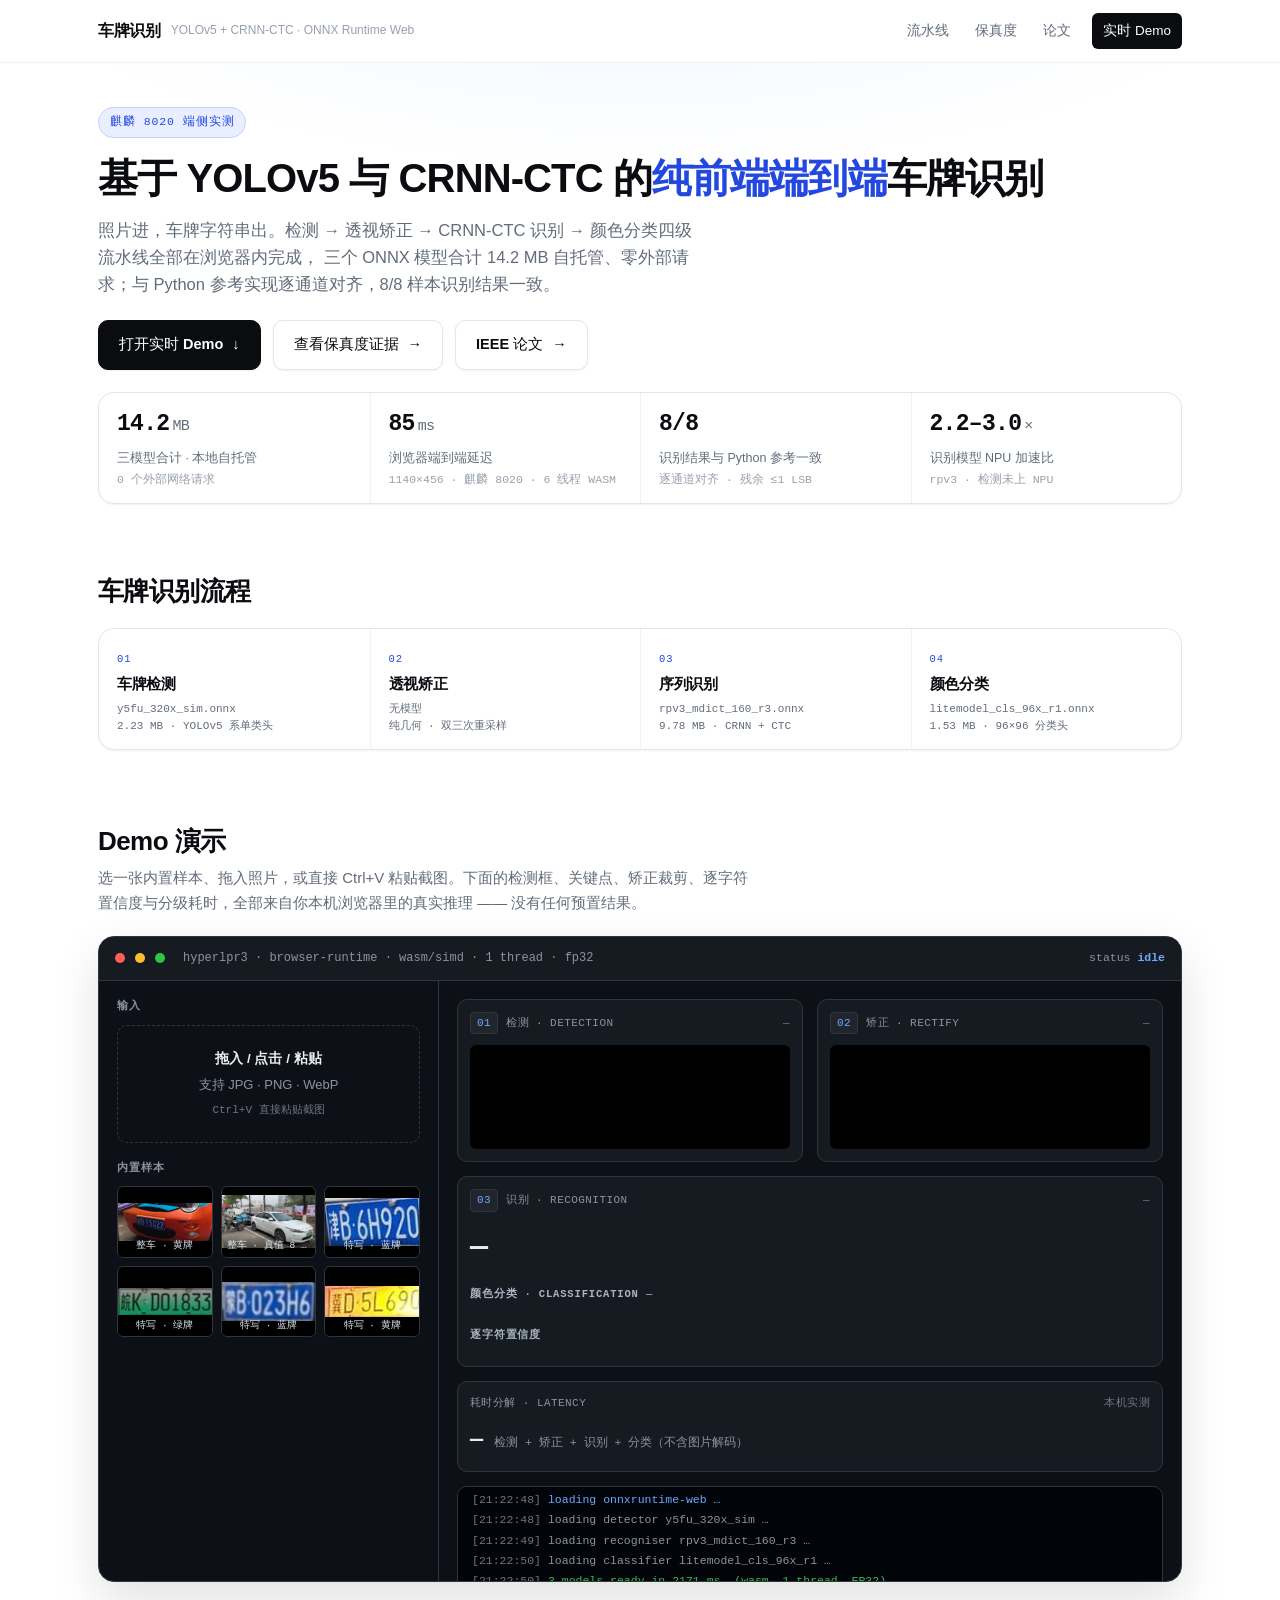
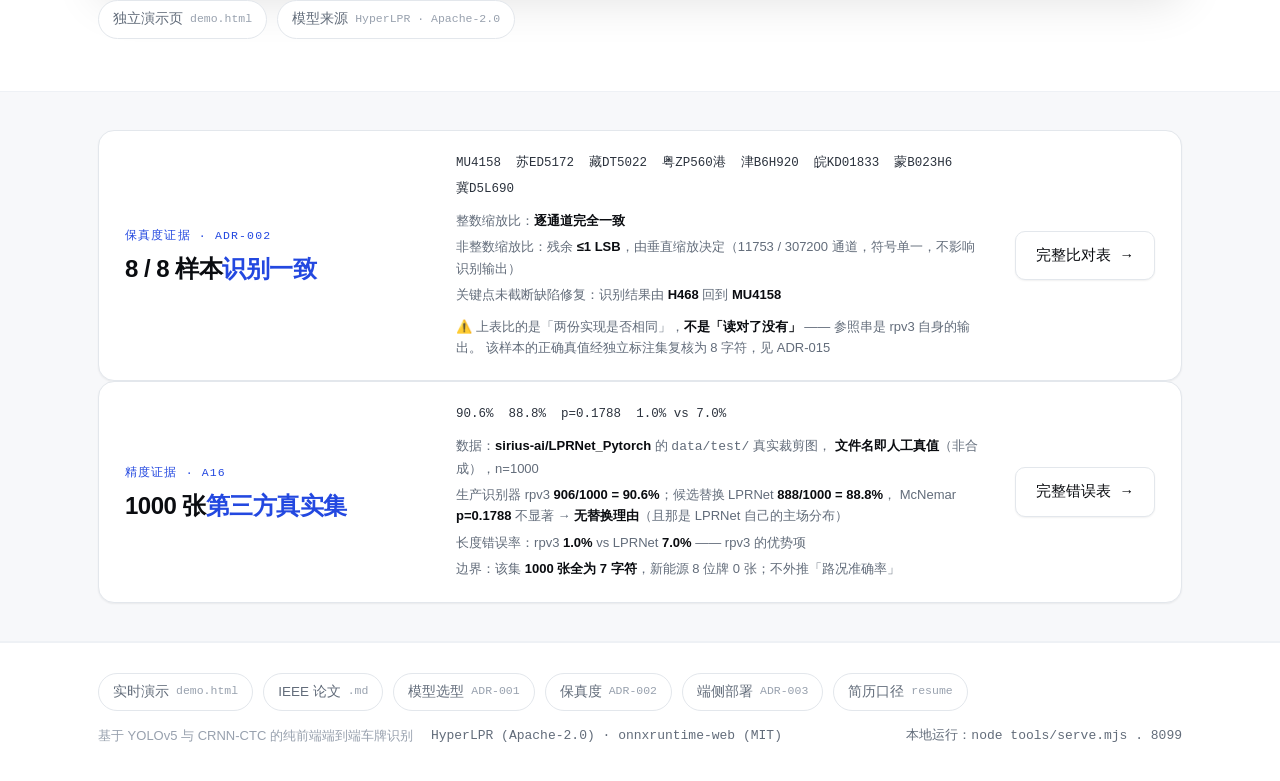
<file: index.html>
<!DOCTYPE html>
<html lang="zh-CN" data-page-node-id="sL2Fd61ussOTFHnySqnf9E" class="anim" data-dm-ref="1"><head data-page-node-id="YdYO7ClVqTlCex404VJgHO">
<meta charset="utf-8" data-page-node-id="oVPxS1r3CS0l49FNy7fWcY">
<meta name="viewport" content="width=device-width, initial-scale=1" data-page-node-id="J9YHLZuKTGK6nMAiqkUeY4">
<title>基于 YOLOv5 与 CRNN-CTC 的纯前端端到端车牌识别 · 检测 / 透视矫正 / 序列识别 / 颜色分类</title>
<meta name="description" content="基于 YOLOv5 与 CRNN-CTC 的纯前端端到端车牌识别。照片进，车牌字符串出；四级流水线全在浏览器内运行，三模型 14.2 MB 自托管零请求，与 Python 参考实现逐像素对齐。" data-page-node-id="KB2ciA80FGe30T3hl5APdC">
<link rel="icon" href="data:," data-page-node-id="0V2WhDOjJt7tgHEzHjZYbJ">
<link rel="stylesheet" href="assets/css/site.css" data-page-node-id="hpQgLYPmGjGYZd60Qcn1WZ">
<style id="__dm_no_drag_style__">* { -webkit-user-drag: none !important; }</style><style id="__dm_bindable_badge_style__">[data-sp-bindable="database"]{outline:1px dashed #0088ff;outline-offset:2px;border-radius:4px;}[data-sp-bindable="database"] *{pointer-events:none !important;transition:none !important;animation:none !important;}[data-sp-bindable="database"]{transition:none !important;animation:none !important;}</style></head>
<body data-page-node-id="wyODw7yfOZtXB5DRw5FPdh" style="">

<!-- ============================================================ nav -->
<header class="nav" data-page-node-id="ZZMlAkSAAD5JKy7mzo8qAb">
  <div class="wrap nav-in" data-page-node-id="Y7zCHn8Q0dN60C876ZDCZN">
    <div class="brand" data-page-node-id="0m9ke6H3a7xiyF66YKW6iH" style="">车牌识别
      <small data-page-node-id="oDL5lxjdFkDK083rWi6yCq">YOLOv5 + CRNN-CTC · ONNX Runtime Web</small>
    </div>
    <nav class="nav-links" data-page-node-id="BU9EjcAxGY7a173v9Rk8VK">
      <a href="#pipeline" data-page-node-id="VdrQ8ueZihGnj1nPfJ9zc9">流水线</a>
      <a href="#results" data-page-node-id="Lnn9WHUr9uzeDDIn2Cnrag">保真度</a>
      <a href="paper/ieee-lpr-paper.md" data-page-node-id="Lq51N7cFXpdNFJQF0CLB7Y">论文</a>
      <a class="cta" href="#demo" data-page-node-id="7cPqnyCQpyehjZAqcjLldU">实时 Demo</a>
    </nav>
  </div>
</header>

<!-- ============================================================ hero -->
<section class="hero compact" data-page-node-id="5lZI2KV8NzqSXZSk8VdcBE">
  <div class="wrap" data-page-node-id="EUZvuHvV2NKQG6UUNXqZ2o">
    <span class="eyebrow" data-page-node-id="yaz5pwPV73IUXDrxOeW2iy" style="">麒麟 8020 端侧实测</span>
    <h1 data-page-node-id="zzjOnLtaxRUCY8C4k1Eqtn" style="cursor: text;">基于 YOLOv5 与 CRNN-CTC 的<em data-page-node-id="FHKQ96tzFl0wTpgb4AYttV" style="">纯前端端到端​</em>车牌识别</h1>
    <p class="lede" data-page-node-id="IAO2LEnp2e4KrQJ0WCgQee" style="">
      照片进，车牌字符串出。检测 → 透视矫正 → CRNN-CTC 识别 → 颜色分类四级流水线全部在浏览器内完成，
      三个 ONNX 模型合计 14.2&nbsp;MB 自托管、零外部请求；与 Python 参考实现逐通道对齐，8/8 样本识别结果一致。
    </p>

    <div class="hero-actions" data-page-node-id="LhK4EREOdeQlD6yzS5w4Cu">
      <a class="btn primary" href="#demo" data-page-node-id="smPRsWh3c6EFSg8XpwRwfe">打开实时 Demo <span class="arrow" data-page-node-id="1vlNznaATPPJiQ85Nw1EOg">↓</span></a>
      <a class="btn" href="#results" data-page-node-id="vvdjBNelEKRsQsUGdFVTmx">查看保真度证据 <span class="arrow" data-page-node-id="U1tTp4mWMnTysqP5dUP3au">→</span></a>
      <a class="btn" href="paper/ieee-lpr-paper.md" data-page-node-id="pRaBOlmACX9mFNAdZjIYZF">IEEE 论文 <span class="arrow" data-page-node-id="oOn07xXAhcBHwbPfEWfdb3">→</span></a>
    </div>

    <div class="metrics" data-page-node-id="bdUBgP4rIlQHHAVBO2l9DH">
      <div class="metric" data-page-node-id="hjvAwLCW3kJVSYy26QeBEW">
        <div class="v" data-page-node-id="z1EKhv43OBkMXmYvTFWgAF">14.2<span data-page-node-id="GvMEgapyX3ZUiCCu2on4vm">MB</span></div>
        <div class="k" data-page-node-id="i3H8eDFdQnkTIfAiDmnY5m">三模型合计 · 本地自托管</div>
        <div class="s" data-page-node-id="XZKaLHYpASeRimkqYswZ4W">0 个外部网络请求</div>
      </div>
      <div class="metric" data-page-node-id="lrkXrvgTSY7HGVUFu8Srsx">
        <div class="v" data-page-node-id="KKffC9KP7ZlLlOCF3tyJtF">85<span data-page-node-id="pjTmXog27j82O1eRD9cTDw">ms</span></div>
        <div class="k" data-page-node-id="xqt3mF7FwZCBGwb2hPxpKj">浏览器端到端延迟</div>
        <div class="s" data-page-node-id="IaBwF8upsozmbItQKLzoCh">1140×456 · 麒麟 8020 · 6 线程 WASM</div>
      </div>
      <div class="metric" data-page-node-id="Ier1lY2trCOfTbk4H51EIt">
        <div class="v" data-page-node-id="QlPGoQ8QHYkKBpwjpoXCKp">8/8</div>
        <div class="k" data-page-node-id="oXFwfrF9VMjOPjZkMMLfyb">识别结果与 Python 参考一致</div>
        <div class="s" data-page-node-id="lRwGxy7rLLfdR38ROpcwAh">逐通道对齐 · 残余 ≤1 LSB</div>
      </div>
      <div class="metric" data-page-node-id="8AYB0loA8GbyFPBa76AGI6">
        <div class="v" data-page-node-id="M2e6A60gxewAmOKFNoSBIr">2.2–3.0<span data-page-node-id="k9fziGoiQ5u5Qfu5dQoWHq">×</span></div>
        <div class="k" data-page-node-id="Uw3Go5D8plma6XAIbBNahY">识别模型 NPU 加速比</div>
        <div class="s" data-page-node-id="7azQuhc3VCLPASBAad1pr7">rpv3 · 检测未上 NPU</div>
      </div>
    </div>
  </div>
</section>

<!-- ============================================================ 01 pipeline -->
<section id="pipeline" class="slim" data-page-node-id="lWPTjITuvX3847Y7FHh55S">
  <div class="wrap" data-page-node-id="XHHqpHeE14uLvbmUKQ1GUw">
    <div class="sec-head tight reveal in" data-page-node-id="tm9HX7pNgC2cNDmjG22XAd">
      
      <h2 data-page-node-id="B4P5ELdHzgNP3cxhKEGcdD" style="white-space: pre-wrap; cursor: text; text-decoration-line: none;">车牌识别流程</h2>
      
    </div>

    <div class="strip reveal in" data-page-node-id="5WD58u2XbxWHzFfvRiEzMK">
      <div class="st" data-page-node-id="mNPGsL1Gcy6nFjBzsZBhCW">
        <span class="n" data-page-node-id="5V1VQk1xgHV3cMW6CBxBXu">01</span>
        <h3 data-page-node-id="3VyIroqTgqQjegKTCviphx">车牌检测</h3>
        <div class="m" data-page-node-id="gOC1KZb6GJkrhvjKLM2nvT" style="">y5fu_320x_sim.onnx<br data-page-node-id="7j1lsiWklF6QSPW4w8ORKI">2.23 MB · YOLOv5 系单类头</div>
        
      </div>
      <div class="st" data-page-node-id="DK7AlcKnjBHZRz81BU6VyG">
        <span class="n" data-page-node-id="E1uC48sYINgxKrgLBPzgzu">02</span>
        <h3 data-page-node-id="Cmj3iPV57gGhjIFlza15CJ">透视矫正</h3>
        <div class="m" data-page-node-id="4Jx01fwnv9FzLGSig1BiqP">无模型<br data-page-node-id="YUGlRgbrWev9OTYL4ADqBB">纯几何 · 双三次重采样</div>
        
      </div>
      <div class="st" data-page-node-id="2Wdm8uszl7XHQQLKPIJPwn">
        <span class="n" data-page-node-id="kdPlUVpD6o6pw8NTh4THHt">03</span>
        <h3 data-page-node-id="mG4LuLZci7C3dqzHw8tjIl">序列识别</h3>
        <div class="m" data-page-node-id="b1Nfrzlg0gfITRs4kqcDVj">rpv3_mdict_160_r3.onnx<br data-page-node-id="MMZ4HYV9nVgykiwUOEPuPx">9.78 MB · CRNN + CTC</div>
        
      </div>
      <div class="st" data-page-node-id="luaSFcbCGk2itFq6gNKIuP">
        <span class="n" data-page-node-id="VHxn0jiQV5zGufCxrLGHWa">04</span>
        <h3 data-page-node-id="0waIKduBRsegBE4eWwoo7n">颜色分类</h3>
        <div class="m" data-page-node-id="yTKOyg7swOeibeY9XtKcTS">litemodel_cls_96x_r1.onnx<br data-page-node-id="QLCJ01nJZ0uEHfsouK1UVN">1.53 MB · 96×96 分类头</div>
        
      </div>
    </div>
  </div>
</section>

<!-- ============================================================ 02 demo -->
<section id="demo" class="slim" data-page-node-id="7piw9sd56QSBW8iqZJtCHF">
  <div class="wrap" data-page-node-id="a7ABEy16zMoi5RY9F0Uhm9">
    <div class="sec-head tight reveal in" data-page-node-id="DSf0OwswR5sAgmGOd3ZxYA">
      <h2 data-page-node-id="l26d76RE2ArTAjtWJVKGbK" style="">Demo 演示</h2>
      <p data-page-node-id="kKMRwAaIXyLsQjt5FiOac4">选一张内置样本、拖入照片，或直接 Ctrl+V 粘贴截图。下面的检测框、关键点、矫正裁剪、逐字符置信度与分级耗时，全部来自你本机浏览器里的真实推理 —— 没有任何预置结果。</p>
    </div>

    <div class="demo-shell demo-embed reveal in" data-page-node-id="WsMCvBGUa58mXAC0qybfVt">
      <div class="demo-bar" data-page-node-id="0IohvltBsmS1UmAnKX5Az1">
        <span class="lamp" data-page-node-id="QaTVXSdOHILWXGmUiokCZK"></span><span class="lamp" data-page-node-id="90owVX0mbDwV0vj90kTBNE"></span><span class="lamp" data-page-node-id="n8Edncd7LKJvt5H4MRBwlT"></span>
        <span class="title" id="rtTitle" data-page-node-id="LXkLCB9V0J2qflsg0aITEX">hyperlpr3 · browser-runtime · wasm/simd · fp32</span>
        <span class="rt" data-page-node-id="bzIuCmgKJYRdIiND2KTFLC">status <b id="rtState" data-page-node-id="NQkk115ngoRuWUxnz14Kcw">idle</b></span>
      </div>

      <div class="demo-grid" data-page-node-id="7R8k6mKCKwNn8cJAQ0cnGD">
        <aside class="demo-side" data-page-node-id="riPQZwPIbXFWrS3aZKG3Xt">
          <h4 data-page-node-id="UgDeVcuJ871ChuYuuI3jcw">输入</h4>
          <div class="drop" id="drop" data-page-node-id="rbxEF43Ae8NYe7EuYdPsN9">
            <strong data-page-node-id="OSMABcdqMpRIIff1QIr29q">拖入 / 点击 / 粘贴</strong>
            支持 JPG · PNG · WebP
            <div class="hint" data-page-node-id="eoyEb581Fgj2xfBVQsIFud">Ctrl+V 直接粘贴截图</div>
          </div>
          <input type="file" id="file" accept="image/*" hidden="" data-page-node-id="muXEDnWw72CTAoNBhsv9oW">
          <h4 data-page-node-id="iePoXjvfri7DqTBKZpCwnu">内置样本</h4>
          <div class="samples" id="samples" data-page-node-id="uCSUmv7PEq9CrFxqlEbzLO">
    <div class="sample" data-i="0" title="整车 · 黄牌 · 1140×456">
      <img src="assets/samples/scene-2.jpg" alt="整车 · 黄牌" loading="lazy">
      <span>整车 · 黄牌</span>
    </div>
    <div class="sample" data-i="1" title="黄金样本 · 真值 苏ED51712（8 位）。牌色两口径未裁决：cls 模型判蓝牌，牌面像素量法判真绿牌（ADR-015）· 1920×1080">
      <img src="assets/samples/hlpr-test.jpg" alt="黄金样本 · 真值 苏ED51712" loading="lazy">
      <span>整车 · 8 位 · 牌色两口径</span>
    </div>
    <div class="sample" data-i="2" title="特写 · 蓝牌 · 7 位">
      <img src="assets/samples/crop-0-%E6%B4%A5B6H920.jpg" alt="特写 · 蓝牌" loading="lazy">
      <span>特写 · 蓝牌</span>
    </div>
    <div class="sample" data-i="3" title="特写 · 绿牌 · 8 位新能源">
      <img src="assets/samples/crop-1-%E7%9A%96KD01833.jpg" alt="特写 · 绿牌" loading="lazy">
      <span>特写 · 绿牌</span>
    </div>
    <div class="sample" data-i="4" title="特写 · 蓝牌 · 7 位">
      <img src="assets/samples/crop-6-%E8%92%99B023H6.jpg" alt="特写 · 蓝牌" loading="lazy">
      <span>特写 · 蓝牌</span>
    </div>
    <div class="sample" data-i="5" title="特写 · 黄牌 · 7 位">
      <img src="assets/samples/crop-8-%E5%86%80D5L690.jpg" alt="特写 · 黄牌" loading="lazy">
      <span>特写 · 黄牌</span>
    </div></div>
        </aside>

        <div class="demo-main" data-page-node-id="BnBGru3qC3FHky2Zs7T1NJ">
          <div class="dm-row" data-page-node-id="35XE3l2OB4B4wwiQeTSUt3">
            <div class="pane" data-page-node-id="GJUi8au5JLhAdQ18R4QXh2">
              <div class="ph" data-page-node-id="Ax0yyo62VPWOhouCeidUco"><span class="step" data-page-node-id="yhaPhqVxTMQgA9tDG79MVp">01</span> 检测 · DETECTION
                <span class="ms" id="msDet" data-page-node-id="3DNMdsM1qtfuwEESEfBGOw">—</span>
              </div>
              <div class="cv-holder" data-page-node-id="FiYXQJvheozFm8BJ2t2IHR"><canvas id="cvSrc" width="1" height="1" data-page-node-id="ytq8AIrQ14tEFzEIdOl0Xf"></canvas></div>
            </div>
            <div class="pane" data-page-node-id="Pi51SHCf14GIi6bv80ID2r">
              <div class="ph" data-page-node-id="OD6NrcS8TvRhYsNawdc87s"><span class="step" data-page-node-id="R6ExJpsl85oq8yK9OpxFLn">02</span> 矫正 · RECTIFY
                <span class="ms" id="msRect" data-page-node-id="z2yBfSEx7nc3sBvIQuO3Ua">—</span>
              </div>
              <div class="cv-holder" data-page-node-id="1GTX8o9GTOG8BuBkF023hL"><canvas id="cvCrop" width="1" height="1" data-page-node-id="z0sVR6Wqp69xPpydqMSN9D"></canvas></div>
            </div>
          </div>

          <div class="pane" data-page-node-id="Cs6l4sF63EVv0JJuM4Bqfh">
            <div class="ph" data-page-node-id="TIJPDfADVmR5qhCfqDHYBW"><span class="step" data-page-node-id="bWpUW81T750A4f4SrcaLpi">03</span> 识别 · RECOGNITION
              <span class="ms" id="msRec" data-page-node-id="AthCx1P0E3Z2CS6sOoMlZc">—</span>
            </div>
            <div class="plate-out" data-page-node-id="U9x2tgOwxIvcnmFPeN00tH">
              <div class="plate-text" id="plateText" data-page-node-id="wbqjKqCNBbNKgTIUIdCOv5">—</div>
              <div class="plate-meta" id="plateMeta" data-page-node-id="eqtHl0kzMEN0O5nhNQUUq8"></div>
            </div>
            <h4 style="margin-top:16px" data-page-node-id="zzYYln7P32yXBtYxHtI9wk">颜色分类 · CLASSIFICATION <span id="msCls" style="font-weight:400" data-page-node-id="yf8zHet1KqW2mHAErb8T8d">—</span></h4>
            <div class="bars" id="clsBars" data-page-node-id="Rt1kfdPguYODkgByZqP9t3"></div>
            <h4 style="margin-top:16px" data-page-node-id="r8nOv3pZSDnXwTFW9bJ8zE">逐字符置信度</h4>
            <div class="bars" id="charBars" data-page-node-id="Zam8pWn6ipsPN6JN5r4Fd4"></div>
          </div>

          <div class="pane" data-page-node-id="Vh4mfCsnetVE7LVhyvkXbD">
            <div class="ph" data-page-node-id="RAOVXwIRLEnaNv7ZnmoOaD">耗时分解 · LATENCY <span class="ms" data-page-node-id="MSJnNDeJFx32mSqPC1aXBz">本机实测</span></div>
            <div class="plate-out" data-page-node-id="qGgHr2NoOj15QiHF84Rq6u">
              <div class="plate-text" id="msTotal" style="font-size:22px" data-page-node-id="xeGNQeCrFTuqqp82lvfYdW">—</div>
              <div class="plate-meta" data-page-node-id="1XRoe98AkvZZ5u1GWKIczB">检测 + 矫正 + 识别 + 分类（不含图片解码）</div>
            </div>
          </div>

          <div class="console-log" id="log" data-page-node-id="tZDBrdBfmroUC3iDENo6X3"><span class="dim" data-page-node-id="kCuNCl78TgdpsucDZpfIXT">[11:46:08]</span> <span class="hl" data-page-node-id="LuMLWWnBgfHhrciz0XAFCd">端到端车牌识别 · 浏览器实时推理控制台</span>
<span class="dim" data-page-node-id="N5BCNvuxSoiFh9k1FQGROy">[11:46:08]</span> <span class="dim" data-page-node-id="rXD42FhFXvC9rIAQVK6EEL">模型：HyperLPR3 ONNX 三件套（检测 / 识别 / 颜色分类）</span>
<span class="dim" data-page-node-id="iA1A6wJ7LLRlG6dIuPr3gM">[11:46:08]</span> <span class="dim" data-page-node-id="lslutqvTb9QyrfpYoeAJVd">选一张样本或拖入自己的照片即可开始 —— 全部推理在本机浏览器完成，无网络请求。</span>
<span class="dim">[12:27:51]</span> <span class="hl">端到端车牌识别 · 浏览器实时推理控制台</span>
<span class="dim">[12:27:51]</span> <span class="dim">模型：HyperLPR3 ONNX 三件套（检测 / 识别 / 颜色分类）</span>
<span class="dim">[12:27:51]</span> <span class="dim">选一张样本或拖入自己的照片即可开始 —— 全部推理在本机浏览器完成，无网络请求。</span>
</div>
          <div id="demoEmpty" hidden="" data-page-node-id="d2Pm4iSxfWgdE1oWtA5XUV"></div>
        </div>
      </div>
    </div>

    <div class="links-row" style="margin-top:18px" data-page-node-id="KzaVVEumryGlEPqKMp8uqI">
      <a href="demo.html" data-page-node-id="JTqI9BoL3A1cB6EFdfiLBD">独立演示页 <span class="mono" data-page-node-id="hIIAlfeyErK1doMv7BZsgm">demo.html</span></a>
      <a href="https://github.com/szad670401/HyperLPR" target="_blank" rel="noreferrer" data-page-node-id="NeJGKsZYmGLlmzNPZ4NaNG">模型来源 <span class="mono" data-page-node-id="v0PCCn7zy5cengpkyMsvJr">HyperLPR · Apache-2.0</span></a>
    </div>
  </div>
</section>

<!-- ============================================================ 03 results -->
<section id="results" class="alt slim" data-page-node-id="rRkdigiZp03ZzAdXl4EoVs">
  <div class="wrap" data-page-node-id="GqTRdiCmsAhHxDoH7PrcUE">
    <div class="ev-band reveal in" data-page-node-id="oO3WLHoIVjlqkKUfQlRlPF">
      <div data-page-node-id="RFcucAIRBZDenHeU9nbHaS">
        <div class="idx" data-page-node-id="56FJKgTf4KYAPi0tAE2GHT">保真度证据 · ADR-002</div>
        <h2 data-page-node-id="LDzEYql8X6ZBzMCpUSbHnq">8 / 8 样本<em data-page-node-id="ryJEzTqYzWGlG4LY0o4g3J">识别一致</em></h2>
      </div>
      <div data-page-node-id="mZryuFFbhsCkPreoBJjfmh">
        <div class="ev-codes" data-page-node-id="hmYhsm55vB23rdv3kc6GRp">
          <span data-page-node-id="58une12X9wSyxjw4t6X8Kp">MU4158</span><span data-page-node-id="SrKNJxe8RdcdvV7Z7dY7jt">苏ED5172</span><span data-page-node-id="buhs6gZ9vWn4USHs78Fjns">藏DT5022</span><span data-page-node-id="cMuBTSHNIEsjGiBqLctJZc">粤ZP560港</span>
          <span data-page-node-id="27SOiTA0jRhVIBxy9sJtwG">津B6H920</span><span data-page-node-id="BpOSkPN7tHvvJHJJdxsXnh">皖KD01833</span><span data-page-node-id="yFrIaDeyvIbKLZD4tHYQVD">蒙B023H6</span><span data-page-node-id="lzCQEaGu3Tnu55RYtWiAHS">冀D5L690</span>
        </div>
        <ul class="ev-list" data-page-node-id="aZ0DWjjqLWPVv7q75F5Dbv">
          <li data-page-node-id="vBe5yzZ2U1mFQbZgLsHcqE">整数缩放比：<b data-page-node-id="fbAqajTdHylB0ucfCGh5ZH">逐通道完全一致</b></li>
          <li data-page-node-id="1er2JL8ZZX0zKT8vmm4HRG">非整数缩放比：残余 <b data-page-node-id="0BezmaQG0Jk7JdxDclmDpg">≤1 LSB</b>，由垂直缩放决定（11753 / 307200 通道，符号单一，不影响识别输出）</li>
          <li data-page-node-id="3MJTZM45Ga0fOFpDSVF6mC">关键点未截断缺陷修复：识别结果由 <b data-page-node-id="5Zy3gIiTIwo82RPOGRzwCu">H468</b> 回到 <b data-page-node-id="0OpnwGZzVFYUtUkZ5n9sJQ">MU4158</b></li>
        </ul>
        <ul class="ev-list">
          <li>⚠️ 上表比的是「两份实现是否相同」，<b>不是「读对了没有」</b> —— 参照串是 rpv3 自身的输出。
              该样本的正确真值经独立标注集复核为 8 字符，见
              <a href="docs/adr/ADR-015-truth-string-retraction-and-landing-evidence.md">ADR-015</a></li>
        </ul>
      </div>
      <a class="btn" href="docs/adr/ADR-002-port-fidelity.md" data-page-node-id="xUaJQBgE3yVZswTFP6YKeu">完整比对表 <span class="arrow" data-page-node-id="4X4qKTMaYUHNGVaFwCoqed">→</span></a>
    </div>

    <div class="ev-band reveal in">
      <div>
        <div class="idx">精度证据 · A16</div>
        <h2>1000 张<em>第三方真实集</em></h2>
      </div>
      <div>
        <div class="ev-codes">
          <span>90.6%</span><span>88.8%</span><span>p=0.1788</span><span>1.0% vs 7.0%</span>
        </div>
        <ul class="ev-list">
          <li>数据：<b>sirius-ai/LPRNet_Pytorch</b> 的 <code>data/test/</code> 真实裁剪图，
              <b>文件名即人工真值</b>（非合成），n=1000</li>
          <li>生产识别器 rpv3 <b>906/1000 = 90.6%</b>；候选替换 LPRNet <b>888/1000 = 88.8%</b>，
              McNemar <b>p=0.1788</b> 不显著 → <b>无替换理由</b>（且那是 LPRNet 自己的主场分布）</li>
          <li>长度错误率：rpv3 <b>1.0%</b> vs LPRNet <b>7.0%</b> —— rpv3 的优势项</li>
          <li>边界：该集 <b>1000 张全为 7 字符</b>，新能源 8 位牌 0 张；不外推「路况准确率」</li>
        </ul>
      </div>
      <a class="btn" href="_evidence/A16-real-dataset-accuracy-20260918.md">完整错误表 <span class="arrow">→</span></a>
    </div>
  </div>
</section>

<!-- ============================================================ footer -->
<footer data-page-node-id="vHj5TpoWlWv62SFWbB7q7u">
  <div class="wrap" data-page-node-id="FJXyYT13ChbL4c58m0KQAH">
    <div class="links-row" data-page-node-id="smdD4W353V89fiVqSqYxhU">
      <a href="demo.html" data-page-node-id="8qnsexIp6vOu2Yi7CHkoY7">实时演示 <span class="mono" data-page-node-id="3AP2TJbBpO6R5KPqNjJF74">demo.html</span></a>
      <a href="paper/ieee-lpr-paper.md" data-page-node-id="USQHgeQRB7rizEwZxFggy8">IEEE 论文 <span class="mono" data-page-node-id="tsiyEC0H5ErfPDnP7Be3yo">.md</span></a>
      <a href="docs/adr/ADR-001-model-selection.md" data-page-node-id="hU9FrUGldtRrKGS6I1vvo2">模型选型 <span class="mono" data-page-node-id="MCr1ofZHGHpEYUJ0KdsDKd">ADR-001</span></a>
      <a href="docs/adr/ADR-002-port-fidelity.md" data-page-node-id="SgmVycEgyMsS3CjwA27ssd">保真度 <span class="mono" data-page-node-id="NP3z2PaM23KnZtIdxOC7cj">ADR-002</span></a>
      <a href="docs/adr/ADR-003-on-device-deployment.md" data-page-node-id="HOh5kriV24wycZzf6sYK4M">端侧部署 <span class="mono" data-page-node-id="1k5fYi7WA6PPjsGl5ZTLFK">ADR-003</span></a>
      <a href="resume/resume-bullets.md" data-page-node-id="FNxUZ5gaIePlnHtOvENBUz">简历口径 <span class="mono" data-page-node-id="z4nAMTffn7yeXshZUWZqmN">resume</span></a>
    </div>
    <div class="foot-in" data-page-node-id="CwWVcNCEN5sGtMc0lZNWAi">
      <span data-page-node-id="ynQNoAEazA8V1KVVnuAfTT">基于 YOLOv5 与 CRNN-CTC 的纯前端端到端车牌识别</span>
      <span class="mono" data-page-node-id="nEAgdFH4cPTpaF9AOFW9ue">HyperLPR (Apache-2.0) · onnxruntime-web (MIT)</span>
      <span class="mono" style="margin-left:auto" data-page-node-id="oJazWxbEXKRd92Mh6dHM3b">本地运行：node tools/serve.mjs . 8099</span>
    </div>
  </div>
</footer>

<script type="module">
  // Reveal animations are gated behind html.anim so a JS failure leaves the page
  // fully visible instead of blank.
  const targets = document.querySelectorAll('.reveal');
  if ('IntersectionObserver' in window && targets.length) {
    document.documentElement.classList.add('anim');
    const io = new IntersectionObserver((entries) => {
      for (const e of entries) {
        if (e.isIntersecting) { e.target.classList.add('in'); io.unobserve(e.target); }
      }
    }, { rootMargin: '-6% 0px -6% 0px' });
    targets.forEach((n) => io.observe(n));
    setTimeout(() => targets.forEach((n) => n.classList.add('in')), 3000);
  }
</script>

<script type="module" src="assets/js/demo.js"></script>
<script type="module">
  // Headless verification hook — mirrors demo.html so tools/web_check.mjs can
  // assert the embedded demo really ran (?auto=1).
  if (new URLSearchParams(location.search).has('auto')) {
    const t = setInterval(() => {
      const d = window.__DEMO;
      if (!d || !d.autoDone) return;
      clearInterval(t);
      const st = document.getElementById('rtState');
      window.__PAGE = {
        done: true,
        ready: d.ready,
        modelLoadMs: d.modelLoadMs,
        sampleCount: d.samples,
        results: d.results,
        errors: d.errors,
        demoState: st ? st.textContent : null,
        plate: (document.getElementById('plateText') || {}).textContent,
        total: (document.getElementById('msTotal') || {}).textContent,
        charBars: document.querySelectorAll('#charBars .bar').length,
        clsBars: document.querySelectorAll('#clsBars .bar').length,
      };
    }, 200);
  }
</script>




</body></html>
</file>
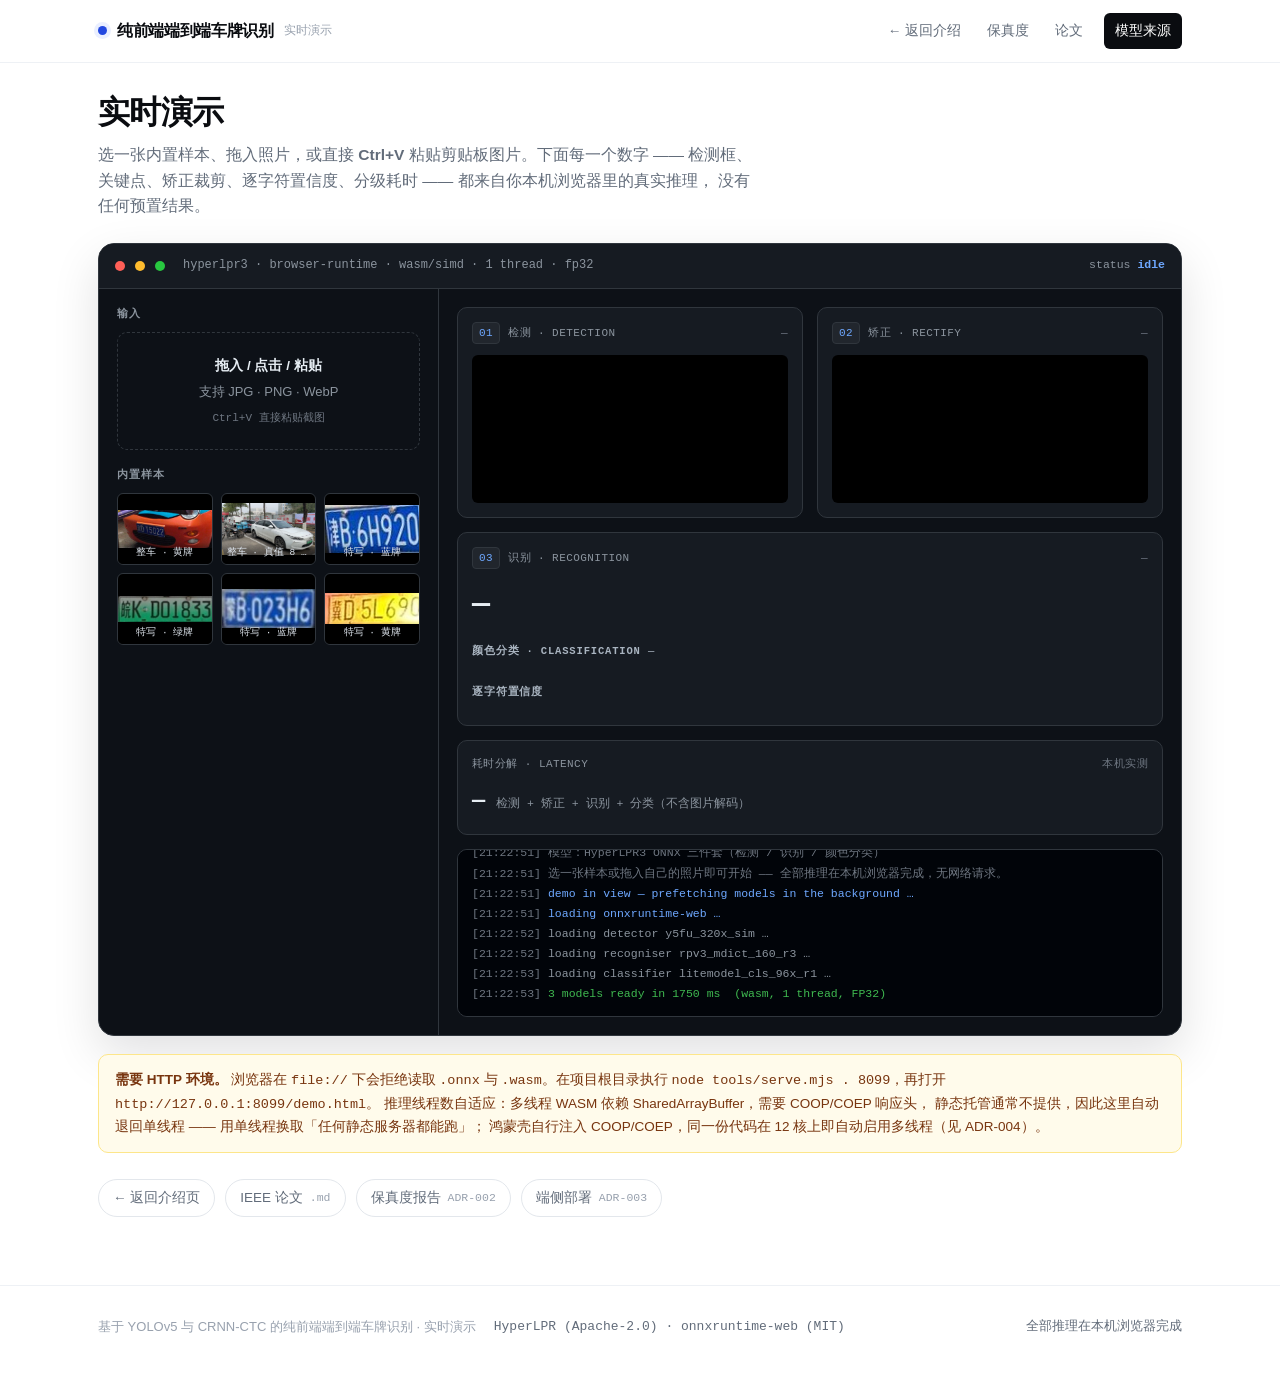
<file: demo.html>
<!DOCTYPE html>
<html lang="zh-CN" data-page-node-id="O0xTYgQ1z20KO3Y3Apm0NW">
<head data-page-node-id="QxyvzvCVkBF76jGi5n3Iuu">
<meta charset="utf-8" data-page-node-id="th3FFk5Cfr662Oree7Ey7W" />
<meta name="viewport" content="width=device-width, initial-scale=1" data-page-node-id="xbiisUbkKhVC0oK015hMFg" />
<title>实时演示 · 基于 YOLOv5 与 CRNN-CTC 的纯前端端到端车牌识别</title>
<meta name="description" content="在浏览器里实时运行车牌识别：检测、透视矫正、CRNN-CTC 识别、颜色分类。模型本地自托管，零网络请求。" data-page-node-id="ltFDZhE65QLxgC9rHnz7Uw" />
<link rel="icon" href="data:," data-page-node-id="Dyo4nyWnGPn0smlaEf6qUt" />
<link rel="stylesheet" href="assets/css/site.css" data-page-node-id="t9o90wA3InKuCxB6pwxY8r" />
</head>
<body data-page-node-id="rU98LU0LO4UGNA1fOAqBdm">

<header class="nav" data-page-node-id="x316h6OrDbihf4AjQRAFHY">
  <div class="wrap nav-in" data-page-node-id="6szijiofIrOYpJ7j1VTlI3">
    <div class="brand" data-page-node-id="RNgopjlbiEojS8ZHMCbx4U">
      <span class="dot" data-page-node-id="ZXAPx8wFZzXHMRZrFTAscZ"></span>
      纯前端端到端车牌识别
      <small data-page-node-id="nxiywXEX2PSiA1Q0oJYz8t">实时演示</small>
    </div>
    <nav class="nav-links" data-page-node-id="C6ed6AooZNbSc6YQwf7TA4">
      <a href="index.html" data-page-node-id="Bs2FAqBz5X0xKSw3URd4gk">← 返回介绍</a>
      <a href="index.html#results" data-page-node-id="ajGT5hlwFvzGwXopufxNyh">保真度</a>
      <a href="paper/ieee-lpr-paper.md" data-page-node-id="mp8VQnAUSGSBF8MBiF7S8m">论文</a>
      <a class="cta" href="https://github.com/szad670401/HyperLPR" target="_blank" rel="noreferrer" data-page-node-id="4yHED7ne3AdDVYcN567LqW">模型来源</a>
    </nav>
  </div>
</header>

<main class="demo-page" data-page-node-id="19zfjX7FASHLiuhfXOO3hA">
  <div class="wrap" data-page-node-id="QxDgRfzpzPUAaC3KeZUfnz">
    <div class="dp-head" data-page-node-id="iBdYeF8KGK4LLrPqPiZi1q">
      <h1 data-page-node-id="udm9zpcsinFPEyBo3dSAan">实时演示</h1>
      <p data-page-node-id="wM1EDh59IGNDFUEDyMEcwT">
        选一张内置样本、拖入照片，或直接 <b data-page-node-id="IFPFeFDF5KSyn10qD05jAw">Ctrl+V</b> 粘贴剪贴板图片。下面每一个数字 ——
        检测框、关键点、矫正裁剪、逐字符置信度、分级耗时 —— 都来自你本机浏览器里的真实推理，
        没有任何预置结果。
      </p>
    </div>

    <div class="demo-shell" data-page-node-id="eayEura6xqptBIN0bwdsjC">
      <div class="demo-bar" data-page-node-id="jlBVQVSffRcKxJ4pGCrUUb">
        <span class="lamp" data-page-node-id="8IqMTBhtjtrQjzJZBqF4cZ"></span><span class="lamp" data-page-node-id="EbzBDwKLoDfEtnMQmYUadV"></span><span class="lamp" data-page-node-id="PR0xrFYz133LZ5KWraOzCu"></span>
        <span class="title" id="rtTitle" data-page-node-id="cQEtM4m6JqRUZqEgqY6vlM">hyperlpr3 · browser-runtime · wasm/simd · fp32</span>
        <span class="rt" data-page-node-id="a70L8W7dIQRfCcExBhpAd5">status <b id="rtState" data-page-node-id="LkE70Sjcxrnyc14x05tEo7">idle</b></span>
      </div>

      <div class="demo-grid" data-page-node-id="FvxNYk37Kc2fruKZ4PThKB">
        <aside class="demo-side" data-page-node-id="jhXyEiGgPBSMsTtrEhBEzg">
          <h4 data-page-node-id="M2edIhK3xiqtvxlxNouUH9">输入</h4>
          <div class="drop" id="drop" data-page-node-id="PSQDyQDComCBFup7QuqHhT">
            <strong data-page-node-id="JWVok8zYZSdPGxs1xny1Vr">拖入 / 点击 / 粘贴</strong>
            支持 JPG · PNG · WebP
            <div class="hint" data-page-node-id="VI6utfTbs8Zz7OhYvRdAx1">Ctrl+V 直接粘贴截图</div>
          </div>
          <input type="file" id="file" accept="image/*" hidden data-page-node-id="iEmahU2nUUEHS4hd7Gt5rh" />
          <h4 data-page-node-id="jmORfgJ3xLaMGWocmwaxLA">内置样本</h4>
          <div class="samples" id="samples" data-page-node-id="TU0u8HccZEYqBkIdxdDTIR"></div>
        </aside>

        <div class="demo-main" data-page-node-id="fVJRHikLAigYGa5ppRWZjU">
          <div class="dm-row" data-page-node-id="ocAzgt4U2kQOXfRlVbbzlN">
            <div class="pane" data-page-node-id="YFquKXn8ALZduFsHlSzm9H">
              <div class="ph" data-page-node-id="SPCj8Iy5x9x8cATaKwzjcG"><span class="step" data-page-node-id="hJXImDe7ycc288WPJL3EN9">01</span> 检测 · DETECTION
                <span class="ms" id="msDet" data-page-node-id="NQrFH09bHKDvyNGwr3Yc4Y">—</span>
              </div>
              <div class="cv-holder" data-page-node-id="WovGgF38UEaMHITGclIEzT"><canvas id="cvSrc" width="1" height="1" data-page-node-id="0lEywBw9aaTrbsjJHAcizU"></canvas></div>
            </div>
            <div class="pane" data-page-node-id="4WGqGcjEXhKOSVk22Ma7AU">
              <div class="ph" data-page-node-id="jU9e85xsZo2LASczIVlPTc"><span class="step" data-page-node-id="vKr7zslU4oluY06bvZoDMB">02</span> 矫正 · RECTIFY
                <span class="ms" id="msRect" data-page-node-id="gb9FFQta5QKZp0pnV1hHZA">—</span>
              </div>
              <div class="cv-holder" data-page-node-id="AtJYsVTr7eMZFyDOYdGpv6"><canvas id="cvCrop" width="1" height="1" data-page-node-id="TVDYC9b47w2layB4LshTLp"></canvas></div>
            </div>
          </div>

          <div class="pane" data-page-node-id="6ClsgtySYnjw7PKfOabHSO">
            <div class="ph" data-page-node-id="yCLv2BBG46yHoMV518dr6t"><span class="step" data-page-node-id="5VORI6mazxAdhY7yTZK2qO">03</span> 识别 · RECOGNITION
              <span class="ms" id="msRec" data-page-node-id="atIhjNYAQNlAtZLZeoy2tE">—</span>
            </div>
            <div class="plate-out" data-page-node-id="NgCeejYcTIc8vuToM9P3g6">
              <div class="plate-text" id="plateText" data-page-node-id="KkHdM5Piy8XokuPp6msETk">—</div>
              <div class="plate-meta" id="plateMeta" data-page-node-id="7QOpZPSwymcirJ4VWmkJjC"></div>
            </div>
            <h4 style="margin-top:16px" data-page-node-id="Z8qsuEckXmvemnqGEDXAG3">颜色分类 · CLASSIFICATION <span id="msCls" style="font-weight:400" data-page-node-id="bLefiCb1uQiuFbTdlABreg">—</span></h4>
            <div class="bars" id="clsBars" data-page-node-id="lVGJaHYgagMVPxKqZS1yfV"></div>
            <h4 style="margin-top:16px" data-page-node-id="pSQeAAHoI4x1SBHKCAAmfG">逐字符置信度</h4>
            <div class="bars" id="charBars" data-page-node-id="jONv4h2NJoO3yl542QrLEb"></div>
          </div>

          <div class="pane" data-page-node-id="xImGskwXigAVFqzsyfgU7E">
            <div class="ph" data-page-node-id="vUADyZBc6P0UDSYFjvGoKv">耗时分解 · LATENCY <span class="ms" data-page-node-id="21T0P6C1H86UbaJ4Fm339P">本机实测</span></div>
            <div class="plate-out" data-page-node-id="c0HlRJBYxx4lwNEBeaAVo7">
              <div class="plate-text" id="msTotal" style="font-size:22px" data-page-node-id="qiVwxwdDWkQuKfaf4Z8LPY">—</div>
              <div class="plate-meta" data-page-node-id="YOYmu4J6kwIalyYlOPsNtf">检测 + 矫正 + 识别 + 分类（不含图片解码）</div>
            </div>
          </div>

          <div class="console-log" id="log" data-page-node-id="4QiojGrVQEDx1dqyygkXNE"></div>
          <div id="demoEmpty" hidden data-page-node-id="t4HwsY0pzEU0XMEoDeU1zV"></div>
        </div>
      </div>
    </div>

    <div class="demo-note" style="margin-top:18px" data-page-node-id="6vtPi6rYr0vI9Puk7tp4SG">
      <div data-page-node-id="HuEOr5oV4PA7XjFmipydi0">
        <b data-page-node-id="TTjnNAJ3FNiGfazpnXyBok">需要 HTTP 环境。</b>
        浏览器在 <code class="mono" data-page-node-id="5WFGhJigtD1qI3y26ClOkb">file://</code> 下会拒绝读取 <code class="mono" data-page-node-id="bi4sdZxCEPtd8iEX99UiVr">.onnx</code> 与
        <code class="mono" data-page-node-id="EhWDf1nHyHT9tTUVMtUfQT">.wasm</code>。在项目根目录执行
        <code class="mono" data-page-node-id="JIF1mryREtuMzrjfsZ9iy2">node tools/serve.mjs . 8099</code>，再打开
        <code class="mono" data-page-node-id="1Y1lhQ7C0KFV2pBrOWTax2">http://127.0.0.1:8099/demo.html</code>。
        推理线程数自适应：多线程 WASM 依赖 SharedArrayBuffer，需要 COOP/COEP 响应头，
        静态托管通常不提供，因此这里自动退回单线程 —— 用单线程换取「任何静态服务器都能跑」；
        鸿蒙壳自行注入 COOP/COEP，同一份代码在 12 核上即自动启用多线程（见 ADR-004）。
      </div>
    </div>

    <div class="links-row" style="margin-top:26px" data-page-node-id="HDDK2h7ECIkrtAcpiXZufk">
      <a href="index.html" data-page-node-id="ljAFBIH0mOuBpUcS4pGUXZ">← 返回介绍页</a>
      <a href="paper/ieee-lpr-paper.md" data-page-node-id="boBnKLHvxqkd5wzO6iG7gQ">IEEE 论文 <span class="mono" data-page-node-id="BrYwKosNzMg5XmrDlRHV8D">.md</span></a>
      <a href="docs/adr/ADR-002-port-fidelity.md" data-page-node-id="dhFDcYBsAQuC1MZXffCCvL">保真度报告 <span class="mono" data-page-node-id="uc4THWSydINRXLhGkYHjPh">ADR-002</span></a>
      <a href="docs/adr/ADR-003-on-device-deployment.md" data-page-node-id="5orY1pXUIdMmigPAZZNVGF">端侧部署 <span class="mono" data-page-node-id="IRnN3iN17h7Bb9TRDAomTc">ADR-003</span></a>
    </div>
  </div>
</main>

<footer data-page-node-id="uxQVLIHZ27CvxZ07R3A0G2">
  <div class="wrap foot-in" data-page-node-id="Aznrb3ouCY9br64LNSEBJL">
    <span data-page-node-id="mhdfmbzSzajLGYeH3oPwMA">基于 YOLOv5 与 CRNN-CTC 的纯前端端到端车牌识别 · 实时演示</span>
    <span class="mono" data-page-node-id="K8SiMiGz2jQ54buDwTPWZd">HyperLPR (Apache-2.0) · onnxruntime-web (MIT)</span>
    <span class="mono" style="margin-left:auto" data-page-node-id="dicWPNOjZMevFtrxigjnPV">全部推理在本机浏览器完成</span>
  </div>
</footer>

<script type="module" src="assets/js/demo.js"></script>
<script type="module">
  // Headless verification hook: web_check.mjs waits for window[key].done === true.
  // The demo publishes __DEMO.autoDone once ?auto=1 has finished, so mirror it.
  if (new URLSearchParams(location.search).has('auto')) {
    const t = setInterval(() => {
      const d = window.__DEMO;
      if (!d || !d.autoDone) return;
      clearInterval(t);
      const st = document.getElementById('rtState');
      window.__PAGE = {
        done: true,
        ready: d.ready,
        modelLoadMs: d.modelLoadMs,
        sampleCount: d.samples,
        results: d.results,
        errors: d.errors,
        demoState: st ? st.textContent : null,
        plate: (document.getElementById('plateText') || {}).textContent,
        meta: (document.getElementById('plateMeta') || {}).textContent,
        total: (document.getElementById('msTotal') || {}).textContent,
        charBars: document.querySelectorAll('#charBars .bar').length,
        clsBars: document.querySelectorAll('#clsBars .bar').length,
      };
    }, 200);
  }
</script>
</body>
</html>
</file>
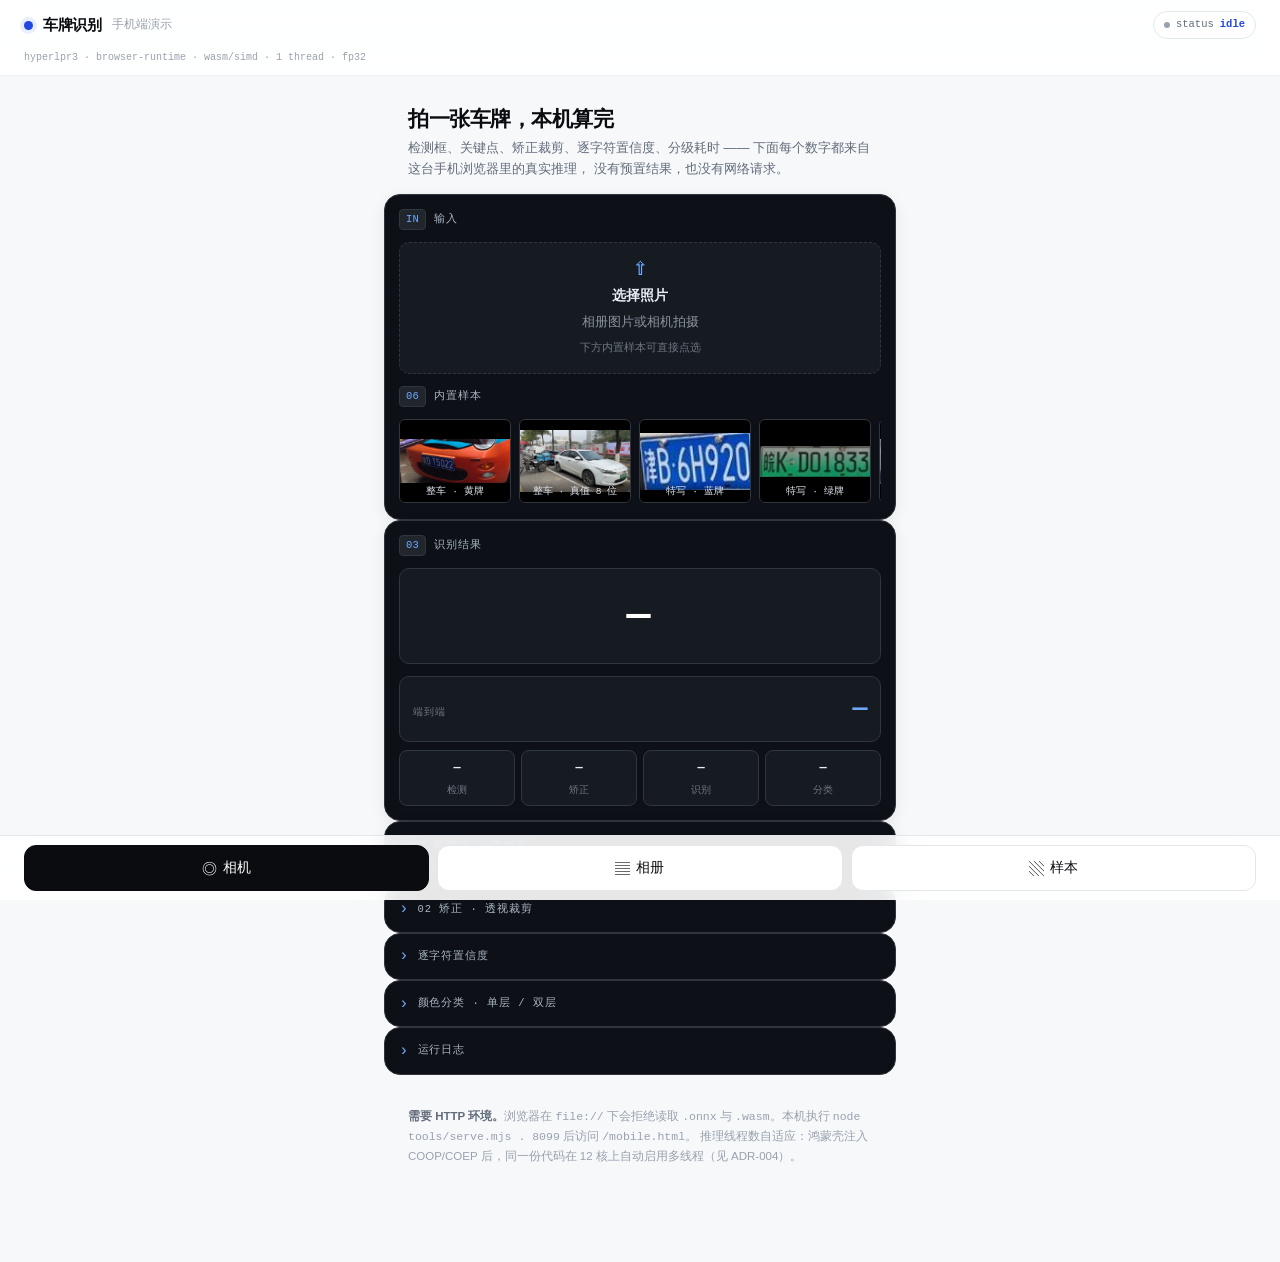
<file: mobile.html>
<!DOCTYPE html>
<html lang="zh-CN">
<head>
<meta charset="utf-8" />
<meta name="viewport" content="width=device-width, initial-scale=1, viewport-fit=cover" />
<title>手机端实时演示 · 基于 YOLOv5 与 CRNN-CTC 的纯前端端到端车牌识别</title>
<meta name="description" content="竖屏端侧演示：在手机浏览器里实时运行车牌识别 —— 检测、透视矫正、CRNN-CTC 识别、颜色分类。模型本地自托管，零网络请求。" />
<meta name="theme-color" content="#ffffff" />
<link rel="icon" href="data:," />
<link rel="stylesheet" href="assets/css/site.css" />
<link rel="stylesheet" href="assets/css/mobile.css" />
<script>
  // Applied before first paint so embed mode never flashes the page chrome.
  if (new URLSearchParams(location.search).has('embed')) {
    document.documentElement.classList.add('m-embed');
  }
</script>
</head>
<body class="m-page">

<header class="m-top">
  <div class="m-top-in">
    <div class="brand"><span class="dot"></span>车牌识别 <small>手机端演示</small></div>
    <span class="m-chip" id="mChip">status <b id="rtState">idle</b></span>
  </div>
  <div class="m-sub"><span id="rtTitle">hyperlpr3 · browser-runtime · wasm/simd · fp32</span></div>
</header>

<main class="m-main">

  <div class="m-hero">
    <h1>拍一张车牌，本机算完</h1>
    <p>
      检测框、关键点、矫正裁剪、逐字符置信度、分级耗时 —— 下面每个数字都来自这台手机浏览器里的真实推理，
      没有预置结果，也没有网络请求。
    </p>
  </div>

  <!-- demo.js observes .demo-shell to prefetch the models; it is only an anchor here. -->
  <div class="demo-shell m-shell">

    <section class="m-card m-input">
      <div class="m-card-h"><span class="m-n">IN</span> 输入</div>
      <div class="drop" id="drop">
        <div class="m-ic">&#8679;</div>
        <strong>选择照片</strong>
        相册图片或相机拍摄
        <div class="hint">下方内置样本可直接点选</div>
      </div>
      <div class="m-card-h"><span class="m-n">06</span> 内置样本</div>
      <div class="samples" id="samples"></div>
    </section>

    <section class="m-card m-cam" id="camCard" hidden>
      <div class="m-card-h"><span class="m-n">LIVE</span> 摄像头 <span class="ms" id="camInfo"></span></div>
      <div class="cam-holder"><video id="camVideo" playsinline muted></video></div>
      <div class="cam-ctl">
        <button class="m-btn" id="camShoot" type="button">抓帧识别</button>
        <button class="m-btn primary" id="camAuto" type="button">连续识别</button>
      </div>
    </section>

    <section class="m-card m-result">
      <div class="m-card-h"><span class="m-n">03</span> 识别结果</div>
      <div class="plate-frame" id="plateFrame">
        <div class="plate-text" id="plateText">—</div>
      </div>
      <div class="plate-meta" id="plateMeta"></div>

      <div class="m-total"><span>端到端</span><b id="msTotal">—</b></div>
      <div class="m-strip">
        <div class="m-st"><b id="msDet">—</b><span>检测</span></div>
        <div class="m-st"><b id="msRect">—</b><span>矫正</span></div>
        <div class="m-st"><b id="msRec">—</b><span>识别</span></div>
        <div class="m-st"><b id="msCls">—</b><span>分类</span></div>
      </div>
    </section>

    <section class="m-card">
      <div class="m-card-h"><span class="m-n">01</span> 检测框 · 关键点</div>
      <div class="cv-holder"><canvas id="cvSrc" width="1" height="1"></canvas></div>
    </section>

    <details class="m-fold">
      <summary>02 矫正 · 透视裁剪</summary>
      <div class="m-body">
        <div class="cv-holder"><canvas id="cvCrop" width="1" height="1"></canvas></div>
      </div>
    </details>

    <details class="m-fold">
      <summary>逐字符置信度</summary>
      <div class="m-body"><div class="bars" id="charBars"></div></div>
    </details>

    <details class="m-fold">
      <summary>颜色分类 · 单层 / 双层</summary>
      <div class="m-body"><div class="bars" id="clsBars"></div></div>
    </details>

    <details class="m-fold">
      <summary>运行日志</summary>
      <div class="m-body"><div class="console-log" id="log"></div></div>
    </details>

    <div id="demoEmpty" hidden></div>
  </div>

  <div class="m-foot">
    <b>需要 HTTP 环境。</b>浏览器在 <code class="mono">file://</code> 下会拒绝读取
    <code class="mono">.onnx</code> 与 <code class="mono">.wasm</code>。本机执行
    <code class="mono">node tools/serve.mjs . 8099</code> 后访问
    <code class="mono">/mobile.html</code>。
    推理线程数自适应：鸿蒙壳注入 COOP/COEP 后，同一份代码在 12 核上自动启用多线程（见 ADR-004）。
  </div>

</main>

<div class="m-actions">
  <button class="m-btn primary" id="btnCam" type="button"><span class="g">&#9678;</span>相机</button>
  <button class="m-btn" id="btnPick" type="button"><span class="g">&#9636;</span>相册</button>
  <button class="m-btn" id="btnSamples" type="button"><span class="g">&#9639;</span>样本</button>
</div>

<input type="file" id="file" accept="image/*" hidden />
<input type="file" id="cam" accept="image/*" capture="environment" hidden />

<script type="module" src="assets/js/demo.js"></script>
<script type="module" src="assets/js/mobile.js"></script>
<script type="module">
  // Headless verification hook, same contract as demo.html: web_check.mjs waits
  // for window[key].done === true.
  if (new URLSearchParams(location.search).has('auto')) {
    const t = setInterval(() => {
      const d = window.__DEMO;
      if (!d || !d.autoDone) return;
      clearInterval(t);
      window.__PAGE = {
        done: true,
        ready: d.ready,
        threads: d.threads,
        isolated: d.isolated,
        modelLoadMs: d.modelLoadMs,
        sampleCount: d.samples,
        results: d.results,
        errors: d.errors,
        demoState: (document.getElementById('rtState') || {}).textContent,
        plate: (document.getElementById('plateText') || {}).textContent,
        meta: (document.getElementById('plateMeta') || {}).textContent,
        plateColour: (document.getElementById('plateFrame') || { dataset: {} }).dataset.plate || null,
        total: (document.getElementById('msTotal') || {}).textContent,
        charBars: document.querySelectorAll('#charBars .bar').length,
        clsBars: document.querySelectorAll('#clsBars .bar').length,
        // stage strip: the fixed action bar overlays it in a full-page screenshot,
        // so read it from the DOM rather than trusting the image.
        stages: [...document.querySelectorAll('.m-st')].map((s) => s.textContent.trim()),
        cvSrcW: document.getElementById('cvSrc').width,
        cvCropW: document.getElementById('cvCrop').width,
      };
    }, 200);
  }
</script>
</body>
</html>
</file>
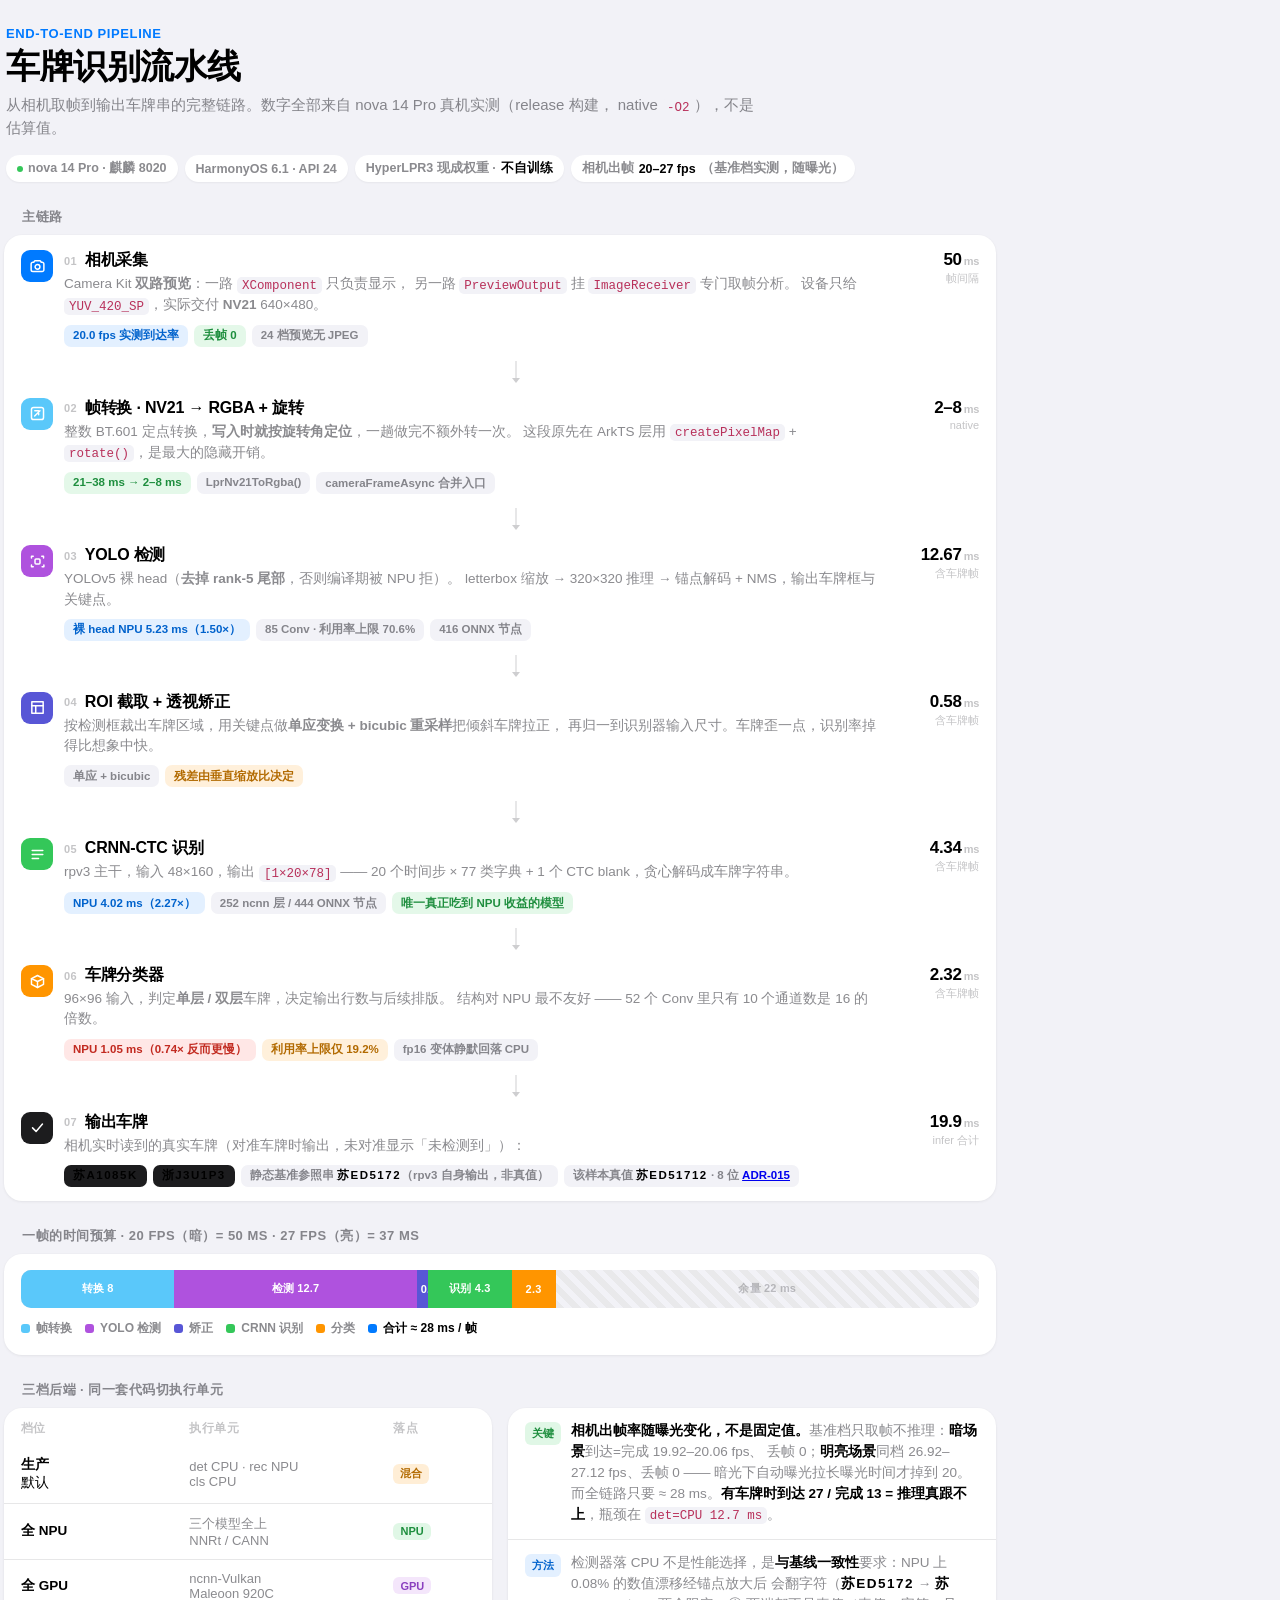
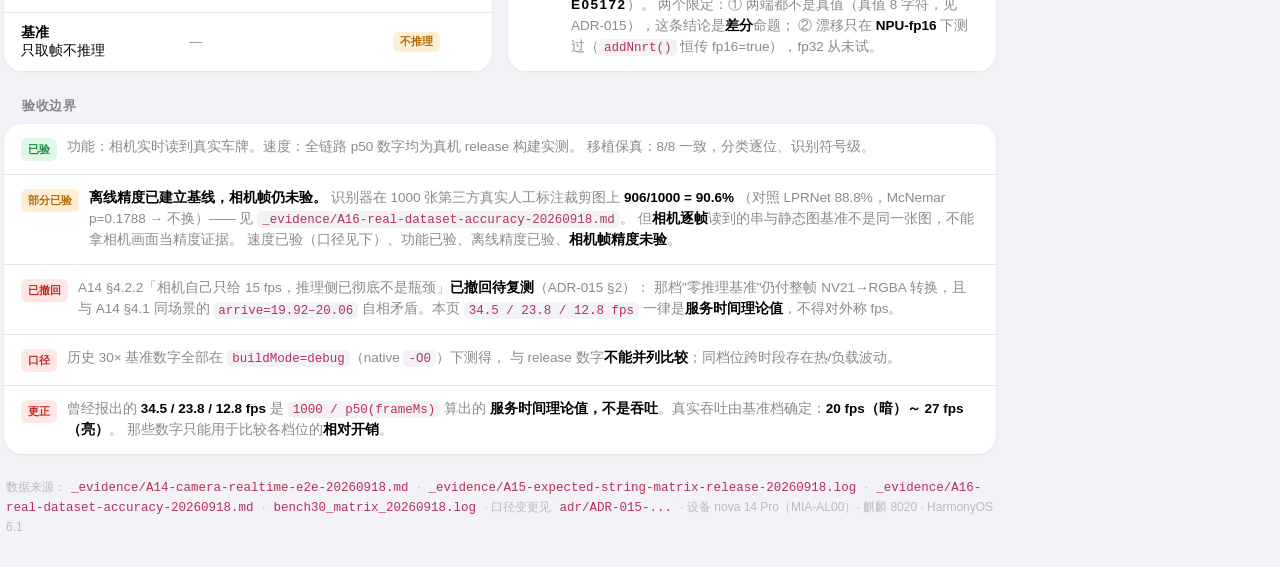
<file: docs/pipeline-flow-ios.html>
<!DOCTYPE html>
<html lang="zh-CN">
<head>
<meta charset="utf-8">
<meta name="viewport" content="width=device-width, initial-scale=1">
<title>车牌识别流水线 · 端侧实测</title>
<style>
  :root{
    --ios-blue:#007AFF; --ios-green:#34C759; --ios-orange:#FF9500;
    --ios-red:#FF3B30; --ios-purple:#AF52DE; --ios-teal:#5AC8FA;
    --ios-indigo:#5856D6; --ios-pink:#FF2D55;
    --bg:#F2F2F7; --card:#FFFFFF; --sep:rgba(60,60,67,.12);
    --label:#000; --label2:rgba(60,60,67,.6); --label3:rgba(60,60,67,.3);
    --fill:#F2F2F7; --fill2:#E9E9EB;
  }
  *{box-sizing:border-box;-webkit-font-smoothing:antialiased;}
  html,body{margin:0;padding:0;background:var(--bg);}
  body{
    font-family:-apple-system,BlinkMacSystemFont,"SF Pro Text","SF Pro Display",
                "PingFang SC","Helvetica Neue","Microsoft YaHei",sans-serif;
    color:var(--label);
    padding:26px 0 34px 0;
  }
  .wrap{width:100%;max-width:1000px;margin:0;padding:0 4px;}

  /* ---------- header ---------- */
  .eyebrow{
    font-size:13px;font-weight:600;letter-spacing:.6px;text-transform:uppercase;
    color:var(--ios-blue);margin:0 0 6px 2px;
  }
  h1{font-size:34px;line-height:1.15;font-weight:700;letter-spacing:-.5px;margin:0 0 8px 2px;}
  .sub{font-size:15px;line-height:1.5;color:var(--label2);margin:0 0 16px 2px;max-width:760px;}
  .pills{display:flex;flex-wrap:wrap;gap:7px;margin:0 0 26px 2px;}
  .pill{
    display:inline-flex;align-items:center;gap:5px;
    font-size:12.5px;font-weight:600;padding:5px 11px;border-radius:100px;
    background:var(--card);color:var(--label2);
    box-shadow:0 1px 2px rgba(0,0,0,.05);
  }
  .pill b{color:var(--label);font-weight:650;}
  .dot{width:6px;height:6px;border-radius:50%;background:var(--ios-green);flex:none;}

  /* ---------- section ---------- */
  .sec-h{
    font-size:13px;font-weight:600;letter-spacing:.5px;text-transform:uppercase;
    color:var(--label2);margin:0 0 9px 18px;
  }
  .card{
    background:var(--card);border-radius:18px;
    box-shadow:0 1px 3px rgba(0,0,0,.06),0 0 0 .5px rgba(0,0,0,.02);
    overflow:hidden;margin-bottom:0;
  }

  /* ---------- flow stage ---------- */
  .stage{padding:15px 17px 14px 17px;position:relative;}
  .stage + .stage{border-top:.5px solid var(--sep);}
  .srow{display:flex;align-items:flex-start;gap:11px;}
  .ico{
    width:32px;height:32px;border-radius:9px;flex:none;
    display:flex;align-items:center;justify-content:center;
    color:#fff;
  }
  .ico svg{width:17px;height:17px;display:block;}
  .shead{flex:1;min-width:0;}
  .stitle{display:flex;align-items:center;gap:8px;flex-wrap:wrap;}
  .num{
    font-size:11px;font-weight:700;color:var(--label3);
    font-variant-numeric:tabular-nums;letter-spacing:.3px;
  }
  .sname{font-size:16px;font-weight:650;letter-spacing:-.2px;}
  .sdesc{font-size:13.5px;line-height:1.5;color:var(--label2);margin-top:3px;}
  .time{
    text-align:right;flex:none;padding-left:10px;min-width:88px;
  }
  .time .v{
    font-size:17px;font-weight:700;letter-spacing:-.3px;
    font-variant-numeric:tabular-nums;
  }
  .time .u{font-size:11px;font-weight:600;color:var(--label3);margin-left:2px;}
  .time .n{font-size:11px;color:var(--label3);margin-top:1px;font-weight:500;}

  .chips{display:flex;flex-wrap:wrap;gap:6px;margin-top:9px;padding-left:43px;}
  .chip{
    font-size:11.5px;font-weight:600;padding:3.5px 9px;border-radius:7px;
    background:var(--fill);color:var(--label2);
    font-variant-numeric:tabular-nums;
  }
  .chip.on{background:rgba(0,122,255,.11);color:#0062CC;}
  .chip.ok{background:rgba(52,199,89,.13);color:#1E8E3E;}
  .chip.warn{background:rgba(255,149,0,.14);color:#B26A00;}
  .chip.bad{background:rgba(255,59,48,.12);color:#C22A20;}

  /* connectors */
  .link{display:flex;flex-direction:column;align-items:center;padding:0 0 0 32px;height:22px;}
  .link .ln{width:1.5px;flex:1;background:var(--sep);}
  .link .ar{width:0;height:0;border-left:4px solid transparent;border-right:4px solid transparent;
            border-top:5px solid rgba(60,60,67,.25);}

  /* ---------- budget bar ---------- */
  .budget{padding:16px 17px 18px;}
  .bar{display:flex;height:38px;border-radius:10px;overflow:hidden;background:var(--fill);
       box-shadow:inset 0 0 0 .5px var(--sep);}
  .seg{position:relative;display:flex;align-items:center;justify-content:center;
       font-size:11px;font-weight:700;color:#fff;letter-spacing:.2px;
       font-variant-numeric:tabular-nums;min-width:0;}
  .seg span{white-space:nowrap;overflow:hidden;text-overflow:clip;padding:0 4px;}
  .idle{background:repeating-linear-gradient(45deg,#E9E9EB,#E9E9EB 6px,#F2F2F7 6px,#F2F2F7 12px);
        color:var(--label3);}
  .legend{display:flex;flex-wrap:wrap;gap:13px;margin-top:12px;}
  .lg{display:flex;align-items:center;gap:6px;font-size:12px;font-weight:600;color:var(--label2);}
  .sw{width:9px;height:9px;border-radius:3px;flex:none;}
  .lg em{font-style:normal;color:var(--label);font-variant-numeric:tabular-nums;}

  /* ---------- two col ---------- */
  .grid{display:grid;grid-template-columns:1fr 1fr;gap:16px;}
  @media(max-width:820px){.grid{grid-template-columns:1fr;}}

  /* ---------- table ---------- */
  table{width:100%;border-collapse:collapse;}
  th,td{text-align:left;padding:11px 17px;font-size:13.5px;}
  thead th{
    font-size:11.5px;font-weight:600;letter-spacing:.4px;text-transform:uppercase;
    color:var(--label3);padding-top:13px;padding-bottom:9px;
  }
  tbody tr + tr{border-top:.5px solid var(--sep);}
  td.n{font-variant-numeric:tabular-nums;font-weight:650;white-space:nowrap;}
  td.dim{color:var(--label2);font-size:13px;}
  .b{display:inline-block;font-size:11px;font-weight:700;padding:2.5px 7px;border-radius:6px;}
  .b.npu{background:rgba(52,199,89,.15);color:#1E8E3E;}
  .b.cpu{background:rgba(255,149,0,.16);color:#B26A00;}
  .b.gpu{background:rgba(175,82,222,.14);color:#8A3FBF;}

  /* ---------- notes ---------- */
  .note{
    display:flex;gap:10px;padding:13px 17px;font-size:13.5px;line-height:1.55;
    color:var(--label2);
  }
  .note + .note{border-top:.5px solid var(--sep);}
  .note .tag{
    flex:none;font-size:11px;font-weight:700;padding:3px 7px;border-radius:6px;height:fit-content;
    margin-top:1px;
  }
  .tag.g{background:rgba(52,199,89,.15);color:#1E8E3E;}
  .tag.o{background:rgba(255,149,0,.16);color:#B26A00;}
  .tag.r{background:rgba(255,59,48,.12);color:#C22A20;}
  .tag.b{background:rgba(0,122,255,.11);color:#0062CC;}
  .note b{color:var(--label);font-weight:650;}
  code{
    font-family:ui-monospace,SFMono-Regular,"SF Mono",Menlo,Consolas,monospace;
    font-size:12.5px;background:var(--fill);padding:1.5px 5px;border-radius:5px;
    color:#B8305A;
  }
  .plate{
    font-family:-apple-system,"PingFang SC",sans-serif;font-weight:700;
    letter-spacing:1.5px;color:var(--label);
  }
  footer{margin:24px 2px 0 2px;font-size:12px;color:var(--label3);line-height:1.6;}
</style>
</head>
<body>
<div class="wrap">

  <p class="eyebrow">End-to-End Pipeline</p>
  <h1>车牌识别流水线</h1>
  <p class="sub">
    从相机取帧到输出车牌串的完整链路。数字全部来自 nova 14 Pro 真机实测（release 构建，
    native <code>-O2</code>），不是估算值。
  </p>
  <div class="pills">
    <span class="pill"><span class="dot"></span> nova 14 Pro · 麒麟 8020</span>
    <span class="pill">HarmonyOS 6.1 · API 24</span>
    <span class="pill">HyperLPR3 现成权重 · <b>不自训练</b></span>
    <span class="pill">相机出帧 <b>20–27 fps</b>（基准档实测，随曝光）</span>
  </div>

  <p class="sec-h">主链路</p>

  <div class="card">

    <!-- 01 -->
    <div class="stage">
      <div class="srow">
        <div class="ico" style="background:var(--ios-blue)">
          <svg viewBox="0 0 24 24" fill="none" stroke="currentColor" stroke-width="2.1"
               stroke-linecap="round" stroke-linejoin="round">
            <path d="M3 8.5A2.5 2.5 0 0 1 5.5 6h1.2l1-1.6A1 1 0 0 1 8.6 4h6.8a1 1 0 0 1 .9.4l1 1.6h1.2A2.5 2.5 0 0 1 21 8.5v8A2.5 2.5 0 0 1 18.5 19h-13A2.5 2.5 0 0 1 3 16.5z"/>
            <circle cx="12" cy="12.5" r="3.4"/>
          </svg>
        </div>
        <div class="shead">
          <div class="stitle">
            <span class="num">01</span><span class="sname">相机采集</span>
          </div>
          <div class="sdesc">
            Camera Kit <b>双路预览</b>：一路 <code>XComponent</code> 只负责显示，
            另一路 <code>PreviewOutput</code> 挂 <code>ImageReceiver</code> 专门取帧分析。
            设备只给 <code>YUV_420_SP</code>，实际交付 <b>NV21</b> 640×480。
          </div>
        </div>
        <div class="time"><div class="v">50<span class="u">ms</span></div>
          <div class="n">帧间隔</div></div>
      </div>
      <div class="chips">
        <span class="chip on">20.0 fps 实测到达率</span>
        <span class="chip ok">丢帧 0</span>
        <span class="chip">24 档预览无 JPEG</span>
      </div>
    </div>
    <div class="link"><div class="ln"></div><div class="ar"></div></div>

    <!-- 02 -->
    <div class="stage">
      <div class="srow">
        <div class="ico" style="background:var(--ios-teal)">
          <svg viewBox="0 0 24 24" fill="none" stroke="currentColor" stroke-width="2.1"
               stroke-linecap="round" stroke-linejoin="round">
            <rect x="3.5" y="3.5" width="17" height="17" rx="3"/>
            <path d="M8 15.5 15.5 8M8.2 8.2h5.4v5.4"/>
          </svg>
        </div>
        <div class="shead">
          <div class="stitle">
            <span class="num">02</span><span class="sname">帧转换 · NV21 → RGBA + 旋转</span>
          </div>
          <div class="sdesc">
            整数 BT.601 定点转换，<b>写入时就按旋转角定位</b>，一趟做完不额外转一次。
            这段原先在 ArkTS 层用 <code>createPixelMap</code> + <code>rotate()</code>，是最大的隐藏开销。
          </div>
        </div>
        <div class="time"><div class="v">2–8<span class="u">ms</span></div>
          <div class="n">native</div></div>
      </div>
      <div class="chips">
        <span class="chip ok">21–38 ms → 2–8 ms</span>
        <span class="chip">LprNv21ToRgba()</span>
        <span class="chip">cameraFrameAsync 合并入口</span>
      </div>
    </div>
    <div class="link"><div class="ln"></div><div class="ar"></div></div>

    <!-- 03 -->
    <div class="stage">
      <div class="srow">
        <div class="ico" style="background:var(--ios-purple)">
          <svg viewBox="0 0 24 24" fill="none" stroke="currentColor" stroke-width="2.1"
               stroke-linecap="round" stroke-linejoin="round">
            <path d="M3.5 7V4.5H6M18 4.5h2.5V7M21 17v2.5h-2.5M6 19.5H3.5V17"/>
            <rect x="8.5" y="8.5" width="7" height="7" rx="1.4"/>
          </svg>
        </div>
        <div class="shead">
          <div class="stitle">
            <span class="num">03</span><span class="sname">YOLO 检测</span>
          </div>
          <div class="sdesc">
            YOLOv5 裸 head（<b>去掉 rank-5 尾部</b>，否则编译期被 NPU 拒）。
            letterbox 缩放 → 320×320 推理 → 锚点解码 + NMS，输出车牌框与关键点。
          </div>
        </div>
        <div class="time"><div class="v">12.67<span class="u">ms</span></div>
          <div class="n">含车牌帧</div></div>
      </div>
      <div class="chips">
        <span class="chip on">裸 head NPU 5.23 ms（1.50×）</span>
        <span class="chip">85 Conv · 利用率上限 70.6%</span>
        <span class="chip">416 ONNX 节点</span>
      </div>
    </div>
    <div class="link"><div class="ln"></div><div class="ar"></div></div>

    <!-- 04 -->
    <div class="stage">
      <div class="srow">
        <div class="ico" style="background:var(--ios-indigo)">
          <svg viewBox="0 0 24 24" fill="none" stroke="currentColor" stroke-width="2.1"
               stroke-linecap="round" stroke-linejoin="round">
            <path d="M4 20V4h16v16z"/>
            <path d="M4 9.5h16M9.5 9.5V20"/>
          </svg>
        </div>
        <div class="shead">
          <div class="stitle">
            <span class="num">04</span><span class="sname">ROI 截取 + 透视矫正</span>
          </div>
          <div class="sdesc">
            按检测框裁出车牌区域，用关键点做<b>单应变换 + bicubic 重采样</b>把倾斜车牌拉正，
            再归一到识别器输入尺寸。车牌歪一点，识别率掉得比想象中快。
          </div>
        </div>
        <div class="time"><div class="v">0.58<span class="u">ms</span></div>
          <div class="n">含车牌帧</div></div>
      </div>
      <div class="chips">
        <span class="chip">单应 + bicubic</span>
        <span class="chip warn">残差由垂直缩放比决定</span>
      </div>
    </div>
    <div class="link"><div class="ln"></div><div class="ar"></div></div>

    <!-- 05 -->
    <div class="stage">
      <div class="srow">
        <div class="ico" style="background:var(--ios-green)">
          <svg viewBox="0 0 24 24" fill="none" stroke="currentColor" stroke-width="2.1"
               stroke-linecap="round" stroke-linejoin="round">
            <path d="M4.5 6.5h15M4.5 12h15M4.5 17.5h9"/>
          </svg>
        </div>
        <div class="shead">
          <div class="stitle">
            <span class="num">05</span><span class="sname">CRNN-CTC 识别</span>
          </div>
          <div class="sdesc">
            rpv3 主干，输入 48×160，输出 <code>[1×20×78]</code> —— 20 个时间步 × 77 类字典
            + 1 个 CTC blank，贪心解码成车牌字符串。
          </div>
        </div>
        <div class="time"><div class="v">4.34<span class="u">ms</span></div>
          <div class="n">含车牌帧</div></div>
      </div>
      <div class="chips">
        <span class="chip on">NPU 4.02 ms（2.27×）</span>
        <span class="chip">252 ncnn 层 / 444 ONNX 节点</span>
        <span class="chip ok">唯一真正吃到 NPU 收益的模型</span>
      </div>
    </div>
    <div class="link"><div class="ln"></div><div class="ar"></div></div>

    <!-- 06 -->
    <div class="stage">
      <div class="srow">
        <div class="ico" style="background:var(--ios-orange)">
          <svg viewBox="0 0 24 24" fill="none" stroke="currentColor" stroke-width="2.1"
               stroke-linecap="round" stroke-linejoin="round">
            <path d="M12 3.5 20.5 8v8L12 20.5 3.5 16V8z"/>
            <path d="M12 12v8.5M12 12l8.5-4M12 12 3.5 8"/>
          </svg>
        </div>
        <div class="shead">
          <div class="stitle">
            <span class="num">06</span><span class="sname">车牌分类器</span>
          </div>
          <div class="sdesc">
            96×96 输入，判定<b>单层 / 双层</b>车牌，决定输出行数与后续排版。
            结构对 NPU 最不友好 —— 52 个 Conv 里只有 10 个通道数是 16 的倍数。
          </div>
        </div>
        <div class="time"><div class="v">2.32<span class="u">ms</span></div>
          <div class="n">含车牌帧</div></div>
      </div>
      <div class="chips">
        <span class="chip bad">NPU 1.05 ms（0.74× 反而更慢）</span>
        <span class="chip warn">利用率上限仅 19.2%</span>
        <span class="chip">fp16 变体静默回落 CPU</span>
      </div>
    </div>
    <div class="link"><div class="ln"></div><div class="ar"></div></div>

    <!-- 07 -->
    <div class="stage">
      <div class="srow">
        <div class="ico" style="background:#1C1C1E">
          <svg viewBox="0 0 24 24" fill="none" stroke="currentColor" stroke-width="2.1"
               stroke-linecap="round" stroke-linejoin="round">
            <path d="M5 12.5 10 17.5 19 7"/>
          </svg>
        </div>
        <div class="shead">
          <div class="stitle">
            <span class="num">07</span><span class="sname">输出车牌</span>
          </div>
          <div class="sdesc">
            相机实时读到的真实车牌（对准车牌时输出，未对准显示「未检测到」）：
          </div>
        </div>
        <div class="time"><div class="v">19.9<span class="u">ms</span></div>
          <div class="n">infer 合计</div></div>
      </div>
      <div class="chips" style="padding-left:43px">
        <span class="chip" style="background:#1C1C1E;color:#fff"><span class="plate">苏A1085K</span></span>
        <span class="chip" style="background:#1C1C1E;color:#fff"><span class="plate">浙J3U1P3</span></span>
        <span class="chip">静态基准<b>参照</b>串 <span class="plate">苏ED5172</span>（rpv3 自身输出，非真值）</span>
        <span class="chip">该样本真值 <span class="plate">苏ED51712</span> · 8 位 <a href="adr/ADR-015-truth-string-retraction-and-landing-evidence.md">ADR-015</a></span>
      </div>
    </div>

  </div>

  <!-- budget -->
  <p class="sec-h" style="margin-top:26px">一帧的时间预算 · 20 fps（暗）= 50 ms · 27 fps（亮）= 37 ms</p>
  <div class="card">
    <div class="budget">
      <div class="bar">
        <div class="seg" style="background:var(--ios-teal);flex:16"><span>转换 8</span></div>
        <div class="seg" style="background:var(--ios-purple);flex:25.3"><span>检测 12.7</span></div>
        <div class="seg" style="background:var(--ios-indigo);flex:1.2"><span>0.6</span></div>
        <div class="seg" style="background:var(--ios-green);flex:8.7"><span>识别 4.3</span></div>
        <div class="seg" style="background:var(--ios-orange);flex:4.6"><span>2.3</span></div>
        <div class="seg idle" style="flex:44.2"><span>余量 22 ms</span></div>
      </div>
      <div class="legend">
        <span class="lg"><span class="sw" style="background:var(--ios-teal)"></span>帧转换</span>
        <span class="lg"><span class="sw" style="background:var(--ios-purple)"></span>YOLO 检测</span>
        <span class="lg"><span class="sw" style="background:var(--ios-indigo)"></span>矫正</span>
        <span class="lg"><span class="sw" style="background:var(--ios-green)"></span>CRNN 识别</span>
        <span class="lg"><span class="sw" style="background:var(--ios-orange)"></span>分类</span>
        <span class="lg"><span class="sw" style="background:var(--ios-blue)"></span><em>合计 ≈ 28 ms / 帧</em></span>
      </div>
    </div>
  </div>

  <!-- backends -->
  <p class="sec-h" style="margin-top:26px">三档后端 · 同一套代码切执行单元</p>
  <div class="grid">
    <div class="card">
      <table>
        <thead><tr><th>档位</th><th>执行单元</th><th class="n">落点</th></tr></thead>
        <tbody>
          <tr>
            <td><b>生产</b><div class="dim">默认</div></td>
            <td class="dim">det CPU · rec NPU<br>cls CPU</td>
            <td class="n"><span class="b cpu">混合</span></td>
          </tr>
          <tr>
            <td><b>全 NPU</b></td>
            <td class="dim">三个模型全上<br>NNRt / CANN</td>
            <td class="n"><span class="b npu">NPU</span></td>
          </tr>
          <tr>
            <td><b>全 GPU</b></td>
            <td class="dim">ncnn-Vulkan<br>Maleoon 920C</td>
            <td class="n"><span class="b gpu">GPU</span></td>
          </tr>
          <tr>
            <td><b>基准</b><div class="dim">只取帧不推理</div></td>
            <td class="dim">—</td>
            <td class="n"><span class="b cpu">不推理</span></td>
          </tr>
        </tbody>
      </table>
    </div>
    <div class="card">
      <div class="note">
        <span class="tag g">关键</span>
        <div>
          <b>相机出帧率随曝光变化，不是固定值。</b>基准档只取帧不推理：<b>暗场景</b>到达=完成 19.92–20.06 fps、
          丢帧 0；<b>明亮场景</b>同档 26.92–27.12 fps、丢帧 0 —— 暗光下自动曝光拉长曝光时间才掉到 20。
          而全链路只要 ≈ 28 ms。<b>有车牌时到达 27 / 完成 13 = 推理真跟不上</b>，瓶颈在 <code>det=CPU 12.7 ms</code>。
        </div>
      </div>
      <div class="note">
        <span class="tag b">方法</span>
        <div>
          检测器落 CPU 不是性能选择，是<b>与基线一致性</b>要求：NPU 上 0.08% 的数值漂移经锚点放大后
          会翻字符（<span class="plate">苏ED5172</span> → <span class="plate">苏E05172</span>）。
          两个限定：① 两端都不是真值（真值 8 字符，见 ADR-015），这条结论是<b>差分</b>命题；
          ② 漂移只在 <b>NPU-fp16</b> 下测过（<code>addNnrt()</code> 恒传 fp16=true），fp32 从未试。
        </div>
      </div>
    </div>
  </div>

  <!-- honesty -->
  <p class="sec-h" style="margin-top:26px">验收边界</p>
  <div class="card">
    <div class="note">
      <span class="tag g">已验</span>
      <div>
        功能：相机实时读到真实车牌。速度：全链路 p50 数字均为真机 release 构建实测。
        移植保真：8/8 一致，分类逐位、识别符号级。
      </div>
    </div>
    <div class="note">
      <span class="tag o">部分已验</span>
      <div>
        <b>离线精度已建立基线，相机帧仍未验。</b>
        识别器在 1000 张第三方真实人工标注裁剪图上 <b>906/1000 = 90.6%</b>
        （对照 LPRNet 88.8%，McNemar p=0.1788 → 不换）—— 见
        <code>_evidence/A16-real-dataset-accuracy-20260918.md</code>。
        但<b>相机逐帧</b>读到的串与静态图基准不是同一张图，不能拿相机画面当精度证据。
        速度已验（口径见下）、功能已验、离线精度已验、<b>相机帧精度未验</b>。
      </div>
    </div>

    <div class="note">
      <span class="tag r">已撤回</span>
      <div>
        A14 §4.2.2「相机自己只给 15 fps，推理侧已彻底不是瓶颈」<b>已撤回待复测</b>（ADR-015 §2）：
        那档"零推理基准"仍付整帧 NV21→RGBA 转换，且与 A14 §4.1 同场景的
        <code>arrive=19.92–20.06</code> 自相矛盾。本页
        <code>34.5 / 23.8 / 12.8 fps</code> 一律是<b>服务时间理论值</b>，不得对外称 fps。
      </div>
    </div>
    <div class="note">
      <span class="tag r">口径</span>
      <div>
        历史 30× 基准数字全部在 <code>buildMode=debug</code>（native <code>-O0</code>）下测得，
        与 release 数字<b>不能并列比较</b>；同档位跨时段存在热/负载波动。
      </div>
    </div>
    <div class="note">
      <span class="tag r">更正</span>
      <div>
        曾经报出的 <b>34.5 / 23.8 / 12.8 fps</b> 是 <code>1000 / p50(frameMs)</code> 算出的
        <b>服务时间理论值，不是吞吐</b>。真实吞吐由基准档确定：<b>20 fps（暗）～ 27 fps（亮）</b>。
        那些数字只能用于比较各档位的<b>相对开销</b>。
      </div>
    </div>
  </div>

  <footer>
    数据来源：<code>_evidence/A14-camera-realtime-e2e-20260918.md</code> ·
    <code>_evidence/A15-expected-string-matrix-release-20260918.log</code> ·
    <code>_evidence/A16-real-dataset-accuracy-20260918.md</code> ·
    <code>bench30_matrix_20260918.log</code> ·
    口径变更见 <code>adr/ADR-015-...</code> ·
    设备 nova 14 Pro（MIA-AL00）· 麒麟 8020 · HarmonyOS 6.1
  </footer>

</div>
</body>
</html>
</file>
<file: assets/css/site.css>
/* ==========================================================================
   End-to-End License Plate Recognition — showcase stylesheet
   Light editorial shell + dark "console" demo panel.
   Accent colours are taken from the real plate palette so the data and the
   interface share one visual language.
   ========================================================================== */

:root {
  --ink: #0a0c10;
  --ink-2: #2b323d;
  --muted: #626c7a;
  --faint: #98a1ae;
  --line: #e3e7ec;
  --line-2: #eef1f5;
  --bg: #ffffff;
  --bg-alt: #f7f8fa;

  --accent: #2348e0;
  --accent-soft: #eaefff;
  --accent-line: #c3cffe;

  /* real Chinese plate colours */
  --plate-blue: #1a63c4;
  --plate-green: #12a150;
  --plate-yellow: #dda000;

  --ok: #12a150;
  --warn: #d97706;

  --console: #0d1117;
  --console-2: #161b22;
  --console-3: #21262d;
  --console-line: #30363d;
  --console-ink: #e6edf3;
  --console-muted: #8b949e;
  --console-accent: #6ea8ff;

  --mono: ui-monospace, "SF Mono", "Cascadia Mono", Menlo, Consolas, monospace;
  --sans: "Inter", -apple-system, BlinkMacSystemFont, "Segoe UI", "PingFang SC",
          "Hiragino Sans GB", "Microsoft YaHei", sans-serif;

  --r-sm: 6px;
  --r: 10px;
  --r-lg: 16px;
  --shadow-sm: 0 1px 2px rgba(10, 12, 16, .06);
  --shadow: 0 4px 16px rgba(10, 12, 16, .07);
  --shadow-lg: 0 18px 48px rgba(10, 12, 16, .12);
  --wrap: 1140px;
}

* { box-sizing: border-box; }

html { scroll-behavior: smooth; scroll-padding-top: 76px; }

body {
  margin: 0;
  background: var(--bg);
  color: var(--ink);
  font-family: var(--sans);
  font-size: 16px;
  line-height: 1.65;
  -webkit-font-smoothing: antialiased;
  text-rendering: optimizeLegibility;
}

h1, h2, h3, h4 { margin: 0; line-height: 1.22; letter-spacing: -.022em; font-weight: 660; }
p { margin: 0; }
a { color: inherit; text-decoration: none; }
img { max-width: 100%; display: block; }
code, .mono { font-family: var(--mono); font-variant-numeric: tabular-nums; }

.wrap { width: 100%; max-width: var(--wrap); margin: 0 auto; padding: 0 28px; }

/* ---------------------------------------------------------------- nav */
.nav {
  position: sticky; top: 0; z-index: 60;
  background: rgba(255, 255, 255, .82);
  backdrop-filter: saturate(180%) blur(14px);
  -webkit-backdrop-filter: saturate(180%) blur(14px);
  border-bottom: 1px solid var(--line-2);
}
.nav-in {
  display: flex; align-items: center; gap: 26px;
  height: 62px;
}
.brand { display: flex; align-items: center; gap: 10px; font-weight: 660; letter-spacing: -.02em; }
.brand .dot {
  width: 9px; height: 9px; border-radius: 50%;
  background: var(--accent); box-shadow: 0 0 0 4px var(--accent-soft);
}
.brand small { font-weight: 500; color: var(--faint); font-size: 12px; letter-spacing: 0; }
.nav-links { margin-left: auto; display: flex; gap: 4px; }
.nav-links a {
  font-size: 13.5px; color: var(--muted); padding: 7px 11px; border-radius: var(--r-sm);
  transition: background .15s, color .15s;
}
.nav-links a:hover { color: var(--ink); background: var(--bg-alt); }
.nav-links a.cta {
  color: #fff; background: var(--ink); margin-left: 6px;
}
.nav-links a.cta:hover { background: var(--accent); }

/* ---------------------------------------------------------------- hero */
.hero { padding: 84px 0 68px; position: relative; overflow: hidden; }
.hero::before {
  content: ""; position: absolute; inset: -180px -10% auto -10%; height: 520px;
  background: radial-gradient(60% 100% at 50% 0%, #eef3ff 0%, rgba(255, 255, 255, 0) 72%);
  pointer-events: none;
}
.hero .wrap { position: relative; }
.eyebrow {
  display: inline-flex; align-items: center; gap: 8px;
  font-family: var(--mono); font-size: 11.5px; letter-spacing: .08em; text-transform: uppercase;
  color: var(--accent); background: var(--accent-soft); border: 1px solid var(--accent-line);
  padding: 5px 11px; border-radius: 100px; margin-bottom: 22px;
}
.hero h1 { font-size: clamp(34px, 5.2vw, 58px); max-width: 20ch; }
.hero h1 em { font-style: normal; color: var(--accent); }
.hero .lede {
  margin-top: 20px; font-size: 18px; color: var(--muted); max-width: 62ch;
}
.hero-actions { margin-top: 32px; display: flex; flex-wrap: wrap; gap: 12px; }
.btn {
  display: inline-flex; align-items: center; gap: 9px;
  padding: 12px 20px; border-radius: var(--r); font-size: 14.5px; font-weight: 560;
  border: 1px solid var(--line); background: #fff; color: var(--ink);
  box-shadow: var(--shadow-sm); transition: transform .14s, box-shadow .14s, background .14s;
  cursor: pointer;
}
.btn:hover { transform: translateY(-1px); box-shadow: var(--shadow); }
.btn.primary { background: var(--ink); color: #fff; border-color: var(--ink); }
.btn.primary:hover { background: var(--accent); border-color: var(--accent); }
.btn .arrow { transition: transform .14s; }
.btn:hover .arrow { transform: translateX(3px); }

/* metric strip */
.metrics {
  margin-top: 54px; display: grid; gap: 0;
  grid-template-columns: repeat(4, 1fr);
  border: 1px solid var(--line); border-radius: var(--r-lg);
  overflow: hidden; background: #fff; box-shadow: var(--shadow-sm);
}
.metric { padding: 22px 24px; border-left: 1px solid var(--line-2); }
.metric:first-child { border-left: 0; }
.metric .v {
  font-family: var(--mono); font-size: 27px; font-weight: 620; letter-spacing: -.03em;
  font-variant-numeric: tabular-nums;
}
.metric .v span { font-size: 15px; color: var(--muted); font-weight: 500; margin-left: 3px; }
.metric .k { font-size: 12.5px; color: var(--muted); margin-top: 5px; }
.metric .s { font-size: 11.5px; color: var(--faint); margin-top: 3px; font-family: var(--mono); }

/* ---------------------------------------------------------------- sections */
section { padding: 76px 0; }
section.alt { background: var(--bg-alt); border-top: 1px solid var(--line-2); border-bottom: 1px solid var(--line-2); }
.sec-head { max-width: 74ch; margin-bottom: 40px; }
.sec-head .idx {
  font-family: var(--mono); font-size: 11.5px; color: var(--accent); letter-spacing: .1em;
  text-transform: uppercase; margin-bottom: 12px;
}
.sec-head h2 { font-size: clamp(25px, 3.2vw, 34px); }
.sec-head p { margin-top: 14px; color: var(--muted); font-size: 16.5px; }

/* ---------------------------------------------------------------- pipeline */
.flow { display: grid; grid-template-columns: repeat(4, 1fr); gap: 14px; }
.stage {
  background: #fff; border: 1px solid var(--line); border-radius: var(--r-lg);
  padding: 22px; position: relative; box-shadow: var(--shadow-sm);
  transition: box-shadow .18s, border-color .18s, transform .18s;
}
.stage:hover { box-shadow: var(--shadow); border-color: var(--accent-line); transform: translateY(-2px); }
.stage .n {
  font-family: var(--mono); font-size: 11px; color: var(--faint); letter-spacing: .08em;
}
.stage h3 { font-size: 16.5px; margin-top: 10px; }
.stage .model {
  margin-top: 12px; font-family: var(--mono); font-size: 11.5px; color: var(--ink-2);
  background: var(--bg-alt); border: 1px solid var(--line-2); border-radius: var(--r-sm);
  padding: 5px 8px; display: inline-block; word-break: break-all;
}
.stage p { margin-top: 12px; font-size: 13.5px; color: var(--muted); }
.stage .io { margin-top: 14px; padding-top: 13px; border-top: 1px dashed var(--line); font-size: 12px; color: var(--faint); font-family: var(--mono); }

/* ---------------------------------------------------------------- demo */
.demo-shell {
  background: var(--console); border-radius: var(--r-lg); overflow: hidden;
  box-shadow: var(--shadow-lg); border: 1px solid var(--console-line);
}
.demo-bar {
  display: flex; align-items: center; gap: 10px;
  padding: 12px 16px; background: var(--console-2); border-bottom: 1px solid var(--console-line);
}
.demo-bar .lamp { width: 10px; height: 10px; border-radius: 50%; background: #ff5f57; }
.demo-bar .lamp:nth-child(2) { background: #febc2e; }
.demo-bar .lamp:nth-child(3) { background: #28c840; }
.demo-bar .title { margin-left: 8px; font-family: var(--mono); font-size: 12px; color: var(--console-muted); }
.demo-bar .rt { margin-left: auto; font-family: var(--mono); font-size: 11.5px; color: var(--console-muted); }
.demo-bar .rt b { color: var(--console-accent); font-weight: 600; }

.demo-grid { display: grid; grid-template-columns: 340px 1fr; min-height: 520px; }
.demo-side {
  border-right: 1px solid var(--console-line); padding: 18px; overflow: auto;
}
.demo-side h4 {
  font-size: 11px; letter-spacing: .1em; text-transform: uppercase;
  color: var(--console-muted); font-weight: 600; margin-bottom: 12px;
}
.drop {
  border: 1.5px dashed var(--console-line); border-radius: var(--r); padding: 22px 16px;
  text-align: center; color: var(--console-muted); font-size: 13px; cursor: pointer;
  transition: border-color .16s, background .16s, color .16s; margin-bottom: 18px;
}
.drop:hover, .drop.over { border-color: var(--console-accent); background: rgba(110, 168, 255, .07); color: var(--console-ink); }
.drop strong { display: block; color: var(--console-ink); font-size: 13.5px; margin-bottom: 4px; font-weight: 600; }
.drop .hint { font-family: var(--mono); font-size: 11px; margin-top: 6px; color: #6e7681; }

.samples { display: grid; grid-template-columns: repeat(3, 1fr); gap: 8px; }
.sample {
  border: 1px solid var(--console-line); border-radius: var(--r-sm); overflow: hidden;
  cursor: pointer; background: #000; position: relative; aspect-ratio: 4 / 3;
  transition: border-color .16s, transform .16s;
}
.sample:hover { border-color: var(--console-accent); transform: translateY(-1px); }
.sample.active { border-color: var(--console-accent); box-shadow: 0 0 0 1px var(--console-accent); }
.sample img { width: 100%; height: 100%; object-fit: contain; }
.sample span {
  position: absolute; left: 0; right: 0; bottom: 0; padding: 3px 5px;
  font-family: var(--mono); font-size: 9.5px; color: #dfe6ee;
  background: linear-gradient(transparent, rgba(0, 0, 0, .82)); text-align: center;
  white-space: nowrap; overflow: hidden; text-overflow: ellipsis;
}

.demo-main { padding: 18px; display: flex; flex-direction: column; gap: 14px; overflow: auto; }
.demo-main h4 {
  font-family: var(--mono); font-size: 10.5px; letter-spacing: .08em; text-transform: uppercase;
  color: #a9b4c0; font-weight: 600; margin-bottom: 10px;
}
.dm-row { display: grid; grid-template-columns: 1fr 1fr; gap: 14px; }
.pane {
  background: var(--console-2); border: 1px solid var(--console-line); border-radius: var(--r);
  padding: 14px; min-width: 0;
}
.pane .ph {
  display: flex; align-items: center; gap: 8px; margin-bottom: 11px;
  font-family: var(--mono); font-size: 11px; color: var(--console-muted); letter-spacing: .04em;
}
.pane .ph .step {
  background: var(--console-3); border: 1px solid var(--console-line); border-radius: 4px;
  padding: 1px 6px; color: var(--console-accent);
}
.pane .ph .ms { margin-left: auto; color: #6e7681; }
.cv-holder { background: #000; border-radius: var(--r-sm); overflow: hidden; display: flex; align-items: center; justify-content: center; min-height: 148px; }
.cv-holder canvas { max-width: 100%; max-height: 260px; display: block; }

.plate-out { display: flex; align-items: baseline; gap: 10px; flex-wrap: wrap; }
.plate-text {
  font-family: var(--mono); font-size: 30px; font-weight: 640; letter-spacing: .04em;
  color: var(--console-ink);
}
.plate-text .ph-char { padding: 0 1px; border-bottom: 2px solid transparent; }
.plate-meta { font-family: var(--mono); font-size: 11.5px; color: var(--console-muted); }
.badge {
  display: inline-flex; align-items: center; gap: 5px; padding: 2px 8px; border-radius: 100px;
  font-family: var(--mono); font-size: 11px; border: 1px solid var(--console-line);
  background: var(--console-3); color: var(--console-ink);
}
.badge .sw { width: 8px; height: 8px; border-radius: 2px; }
.bars { margin-top: 12px; display: flex; flex-direction: column; gap: 7px; }
.bar { display: grid; grid-template-columns: 82px 1fr 52px; align-items: center; gap: 9px; font-family: var(--mono); font-size: 11px; }
.bar .bl { color: var(--console-muted); }
.bar .bt { display: block; height: 6px; background: var(--console-3); border-radius: 3px; overflow: hidden; }
.bar .bf { display: block; height: 100%; background: var(--console-accent); border-radius: 3px; transition: width .45s cubic-bezier(.2, .7, .3, 1); }
.bar .bv { color: var(--console-ink); text-align: right; }
.bar.good .bf { background: #3fb950; }
.bar.mid .bf { background: #d29922; }

.console-log {
  background: #010409; border: 1px solid var(--console-line); border-radius: var(--r);
  padding: 12px 14px; font-family: var(--mono); font-size: 11.5px; line-height: 1.75;
  color: var(--console-muted); max-height: 168px; overflow: auto; white-space: pre-wrap;
  word-break: break-word;
}
.console-log .ok { color: #3fb950; }
.console-log .warn { color: #d29922; }
.console-log .err { color: #f85149; }
.console-log .dim { color: #6e7681; }
.console-log .hl { color: var(--console-accent); }

.demo-note {
  margin-top: 18px; display: flex; gap: 12px; align-items: flex-start;
  background: #fffbeb; border: 1px solid #fde68a; border-radius: var(--r);
  padding: 14px 16px; font-size: 13.5px; color: #78350f;
}
.demo-note b { font-weight: 650; }

/* grouped NPU/CPU latency chart */
.lat { display: flex; flex-direction: column; gap: 20px; }
.lat-row { display: grid; grid-template-columns: 172px 1fr 76px; align-items: center; gap: 16px; }
.lat-name { font-family: var(--mono); font-size: 13px; color: var(--ink-2); }
.lat-name small { display: block; color: var(--faint); font-size: 10.5px; font-weight: 400; }
.lat-bars { display: flex; flex-direction: column; gap: 5px; }
.lb { display: grid; grid-template-columns: 32px 1fr 62px; align-items: center; gap: 9px; }
.lb .tag { font-family: var(--mono); font-size: 10px; color: var(--faint); letter-spacing: .04em; }
.lb .trk { display: block; height: 12px; background: var(--bg-alt); border-radius: 3px; overflow: hidden; }
.lb .fil { display: block; height: 100%; border-radius: 3px; min-width: 3px; transition: width .8s cubic-bezier(.2, .7, .3, 1); }
.fil.npu { background: linear-gradient(90deg, #2348e0, #5b82ff); }
.fil.cpu { background: #cbd3de; }
.lb .val { font-family: var(--mono); font-size: 11.5px; text-align: right; color: var(--muted); font-variant-numeric: tabular-nums; }
.lat-sp { text-align: right; font-family: var(--mono); font-size: 14.5px; font-weight: 640; font-variant-numeric: tabular-nums; }
.lat-sp.fast { color: var(--accent); }
.lat-sp.slow { color: var(--warn); }
.lat-sp small { display: block; font-size: 10px; font-weight: 400; color: var(--faint); letter-spacing: .04em; }

/* callout */
.callout {
  display: flex; gap: 16px; align-items: flex-start;
  background: #fff; border: 1px solid var(--accent-line); border-left: 3px solid var(--accent);
  border-radius: var(--r); padding: 18px 20px; box-shadow: var(--shadow-sm);
}
.callout .ic {
  flex: none; width: 26px; height: 26px; border-radius: 50%; background: var(--accent-soft);
  color: var(--accent); display: grid; place-items: center; font-size: 14px; font-weight: 700;
  font-family: var(--mono);
}
.callout h4 { font-size: 14.5px; margin-bottom: 6px; }
.callout p { font-size: 13.5px; color: var(--muted); }
.callout code { background: var(--bg-alt); border: 1px solid var(--line-2); border-radius: 4px; padding: 1px 5px; font-size: 12px; }

/* architecture stack */
.stack { display: flex; flex-direction: column; gap: 8px; }
.layer {
  display: grid; grid-template-columns: 132px 1fr; gap: 16px; align-items: center;
  border: 1px solid var(--line); border-radius: var(--r); padding: 13px 16px; background: #fff;
}
.layer .ln { font-family: var(--mono); font-size: 11.5px; color: var(--accent); letter-spacing: .04em; }
.layer .ld { font-size: 13.5px; color: var(--ink-2); }
.layer .ld span { color: var(--muted); }
.layer.accent { border-color: var(--accent-line); background: linear-gradient(90deg, var(--accent-soft), #fff 70%); }
.layer.device { background: var(--console); border-color: var(--console-line); }
.layer.device .ln { color: var(--console-accent); }
.layer.device .ld { color: #c9d1d9; }
.layer.device .ld span { color: var(--console-muted); }

/* ---------------------------------------------------------------- tables */
.tbl-wrap { overflow-x: auto; border: 1px solid var(--line); border-radius: var(--r-lg); background: #fff; box-shadow: var(--shadow-sm); }
table { width: 100%; border-collapse: collapse; font-size: 14px; }
th, td { padding: 12px 16px; text-align: left; border-bottom: 1px solid var(--line-2); }
th {
  font-size: 11.5px; letter-spacing: .06em; text-transform: uppercase; color: var(--muted);
  font-weight: 620; background: var(--bg-alt); white-space: nowrap;
}
tbody tr:last-child td { border-bottom: 0; }
tbody tr:hover { background: #fcfcfd; }
td.num, th.num { text-align: right; font-family: var(--mono); font-variant-numeric: tabular-nums; }
.pill { display: inline-block; padding: 2px 8px; border-radius: 100px; font-size: 11.5px; font-family: var(--mono); border: 1px solid var(--line); background: var(--bg-alt); }
.pill.ok { color: var(--ok); border-color: #b7e4c7; background: #f0fdf4; }
.pill.warn { color: var(--warn); border-color: #fcd9a0; background: #fffbeb; }
.pill.accent { color: var(--accent); border-color: var(--accent-line); background: var(--accent-soft); }

/* ---------------------------------------------------------------- charts */
.chart-card { background: #fff; border: 1px solid var(--line); border-radius: var(--r-lg); padding: 24px; box-shadow: var(--shadow-sm); }
.chart-title { font-size: 14.5px; font-weight: 620; margin-bottom: 4px; }
.chart-sub { font-size: 12.5px; color: var(--muted); margin-bottom: 20px; }
.rows { display: flex; flex-direction: column; gap: 15px; }
.row { display: grid; grid-template-columns: 148px 1fr 82px; align-items: center; gap: 14px; }
.row .rl { font-size: 13.5px; color: var(--ink-2); font-family: var(--mono); }
.row .rt { text-align: right; font-family: var(--mono); font-size: 13px; font-variant-numeric: tabular-nums; }
.track { display: block; height: 22px; background: var(--bg-alt); border-radius: 5px; overflow: hidden; position: relative; }
.track .f { display: block; height: 100%; border-radius: 5px; transition: width .8s cubic-bezier(.2, .7, .3, 1); }
.f.npu { background: linear-gradient(90deg, #2348e0, #4f7bff); }
.f.cpu { background: #c9d2de; }
.legend { display: flex; gap: 20px; margin-bottom: 18px; font-size: 12.5px; color: var(--muted); }
.legend i { display: inline-block; width: 10px; height: 10px; border-radius: 3px; margin-right: 6px; vertical-align: middle; }

/* ---------------------------------------------------------------- cards grid */
.grid-3 { display: grid; grid-template-columns: repeat(3, 1fr); gap: 18px; }
.grid-2 { display: grid; grid-template-columns: repeat(2, 1fr); gap: 18px; }
.card {
  background: #fff; border: 1px solid var(--line); border-radius: var(--r-lg); padding: 24px;
  box-shadow: var(--shadow-sm);
}
.card h3 { font-size: 16.5px; margin-bottom: 10px; }
.card p { font-size: 14px; color: var(--muted); }
.card .tag {
  display: inline-block; font-family: var(--mono); font-size: 10.5px; letter-spacing: .06em;
  text-transform: uppercase; color: var(--accent); background: var(--accent-soft);
  border: 1px solid var(--accent-line); border-radius: 100px; padding: 3px 9px; margin-bottom: 13px;
}
.card ul { margin: 12px 0 0; padding-left: 18px; font-size: 13.5px; color: var(--muted); }
.card li { margin-bottom: 7px; }
.card li b { color: var(--ink-2); font-weight: 600; }

/* finding blocks */
.finding {
  border-left: 3px solid var(--accent); background: var(--bg-alt);
  border-radius: 0 var(--r) var(--r) 0; padding: 18px 20px;
}
.finding .ft { font-family: var(--mono); font-size: 11.5px; color: var(--accent); letter-spacing: .05em; margin-bottom: 7px; }
.finding h4 { font-size: 15px; margin-bottom: 8px; }
.finding p { font-size: 13.5px; color: var(--muted); }
.finding pre {
  margin: 12px 0 0; background: #fff; border: 1px solid var(--line); border-radius: var(--r-sm);
  padding: 12px 14px; font-size: 11.5px; overflow-x: auto; color: var(--ink-2); line-height: 1.6;
}

/* ---------------------------------------------------------------- resume */
.resume-card {
  background: var(--console); color: var(--console-ink); border-radius: var(--r-lg);
  padding: 28px; box-shadow: var(--shadow-lg); border: 1px solid var(--console-line);
}
.resume-card h3 { color: #fff; font-size: 16px; display: flex; align-items: center; gap: 9px; }
.resume-card .copy {
  margin-left: auto; font-family: var(--mono); font-size: 11px; color: var(--console-muted);
  border: 1px solid var(--console-line); background: var(--console-2); border-radius: var(--r-sm);
  padding: 4px 10px; cursor: pointer; transition: color .15s, border-color .15s;
}
.resume-card .copy:hover { color: var(--console-accent); border-color: var(--console-accent); }
.resume-card ul { margin: 18px 0 0; padding-left: 20px; }
.resume-card li { margin-bottom: 11px; font-size: 14px; color: #c9d1d9; }
.resume-card li b { color: #fff; font-weight: 620; }
.resume-card .hl { color: var(--console-accent); font-family: var(--mono); }

/* ---------------------------------------------------------------- footer */
footer { padding: 46px 0 60px; border-top: 1px solid var(--line-2); color: var(--faint); font-size: 13px; }
.foot-in { display: flex; flex-wrap: wrap; gap: 18px; align-items: center; }
.foot-in .mono { color: var(--muted); }

/* ---------------------------------------------------------------- reveal */
/* Hidden state is gated behind html.anim, which JS adds at boot: if the script
   never runs (or an observer fails), the page stays fully visible instead of
   rendering blank. */
.reveal { opacity: 1; transform: none; }
html.anim .reveal {
  opacity: 0; transform: translateY(14px);
  transition: opacity .6s ease, transform .6s cubic-bezier(.2, .7, .3, 1);
}
html.anim .reveal.in { opacity: 1; transform: none; }
@media (prefers-reduced-motion: reduce) {
  html.anim .reveal { opacity: 1; transform: none; transition: none; }
  html { scroll-behavior: auto; }
}

/* ---------------------------------------------------------------- responsive */
@media (max-width: 1000px) {
  .metrics { grid-template-columns: repeat(2, 1fr); }
  .metric:nth-child(3) { border-left: 0; }
  .metric:nth-child(n + 3) { border-top: 1px solid var(--line-2); }
  .flow { grid-template-columns: repeat(2, 1fr); }
  .demo-grid { grid-template-columns: 1fr; }
  .demo-side { border-right: 0; border-bottom: 1px solid var(--console-line); }
  .grid-3, .grid-2 { grid-template-columns: 1fr; }
}
/* ==========================================================================
   Compact landing layer
   The showcase page must be readable in ~2 screens. Everything below exists to
   shrink the page, not to add sections: a tighter hero, a one-line pipeline
   strip, a demo teaser that links out, and a link row.
   ========================================================================== */

/* tighter hero — same content, half the height */
.hero.compact { padding: 52px 0 40px; }
section.slim { padding: 46px 0; }
.sec-head.tight { margin-bottom: 24px; }
.sec-head.tight h2 { font-size: clamp(20px, 2.4vw, 26px); }
.sec-head.tight p { margin-top: 8px; font-size: 15px; }
.sec-head.tight .idx { margin-bottom: 8px; }
.hero.compact::before { height: 340px; inset: -140px -10% auto -10%; }
.hero.compact .eyebrow { margin-bottom: 16px; }
.hero.compact h1 { font-size: clamp(30px, 4.1vw, 46px); max-width: 26ch; }
.hero.compact .lede { margin-top: 14px; font-size: 16.5px; max-width: 66ch; }
.hero.compact .hero-actions { margin-top: 22px; }
.hero.compact .metrics { margin-top: 30px; }
.hero.compact .metric { padding: 16px 20px; }
.hero.compact .metric .v { font-size: 23px; }

/* one-line pipeline strip — replaces four big stage cards */
.strip {
  display: grid; grid-template-columns: repeat(4, 1fr);
  border: 1px solid var(--line); border-radius: var(--r-lg); overflow: hidden;
  background: #fff; box-shadow: var(--shadow-sm);
}
.strip .st { padding: 18px 20px; border-left: 1px solid var(--line-2); }
.strip .st:first-child { border-left: 0; }
.strip .st .n {
  font-family: var(--mono); font-size: 10.5px; color: var(--accent); letter-spacing: .08em;
}
.strip .st h3 { font-size: 15px; margin-top: 7px; }
.strip .st .m {
  margin-top: 8px; font-family: var(--mono); font-size: 11px; color: var(--muted);
  word-break: break-all; line-height: 1.5;
}
.strip .st .io {
  margin-top: 8px; font-family: var(--mono); font-size: 10.5px; color: var(--faint);
}

/* demo teaser — the live console lives on its own page */
.teaser {
  display: grid; grid-template-columns: 1.35fr 1fr; gap: 0;
  border: 1px solid var(--console-line); border-radius: var(--r-lg); overflow: hidden;
  background: var(--console); box-shadow: var(--shadow-lg);
}
.teaser .shot { background: #000; display: flex; align-items: center; }
.teaser .shot img { width: 100%; height: 100%; object-fit: cover; object-position: top left; }
.teaser .side { padding: 26px 28px; display: flex; flex-direction: column; justify-content: center; }
.teaser .side .k {
  font-family: var(--mono); font-size: 11px; letter-spacing: .1em; text-transform: uppercase;
  color: var(--console-accent); margin-bottom: 12px;
}
.teaser .side h3 { color: #fff; font-size: 20px; }
.teaser .side p { margin-top: 12px; font-size: 14px; color: #a9b4c0; line-height: 1.7; }
.teaser .side .facts { margin-top: 16px; display: flex; flex-wrap: wrap; gap: 7px; }
.teaser .side .facts span {
  font-family: var(--mono); font-size: 11px; color: var(--console-ink);
  border: 1px solid var(--console-line); background: var(--console-2);
  border-radius: 100px; padding: 3px 10px;
}
.teaser .side .btn { margin-top: 20px; align-self: flex-start; background: var(--console-accent); border-color: var(--console-accent); color: #06101f; font-weight: 620; }
.teaser .side .btn:hover { background: #8fbcff; border-color: #8fbcff; }

/* link row */
.links-row {
  display: flex; flex-wrap: wrap; gap: 10px; align-items: center;
}
.links-row a {
  display: inline-flex; align-items: center; gap: 7px;
  font-size: 13.5px; color: var(--muted); border: 1px solid var(--line);
  background: #fff; border-radius: 100px; padding: 7px 14px;
  transition: color .15s, border-color .15s;
}
.links-row a:hover { color: var(--accent); border-color: var(--accent-line); }
.links-row a .mono { color: var(--faint); font-size: 11.5px; }

/* standalone demo page shell */
.demo-page { padding: 30px 0 54px; }
.demo-page .dp-head { max-width: 74ch; margin-bottom: 24px; }
.demo-page .dp-head h1 { font-size: clamp(24px, 3vw, 32px); }
.demo-page .dp-head p { margin-top: 10px; color: var(--muted); font-size: 15.5px; }

@media (max-width: 1000px) {
  .strip { grid-template-columns: repeat(2, 1fr); }
  .strip .st:nth-child(3) { border-left: 0; }
  .strip .st:nth-child(n + 3) { border-top: 1px solid var(--line-2); }
  .teaser { grid-template-columns: 1fr; }
}
/* ============================================================================
   Budget pass 2 — the intro page must be scannable, not read.
   Target: everything above the fold (viewport 900px) already tells the whole
   story; total weight kept near two screens. Measured with tools/web_check.mjs.
   ========================================================================== */
.hero.compact { padding: 44px 0 34px; }
/* The project title is much longer than the old slogan, so the inherited 26ch
   cap forced a second line and pushed the pipeline strip 26px past the 900px
   fold. Drop the cap and step the size down so the title holds one line. */
.hero.compact h1 { font-size: clamp(26px, 3.5vw, 40px); max-width: 100%; }
.hero.compact .metrics { margin-top: 22px; }
.hero.compact .metric { padding: 13px 18px; }
.hero.compact .metric .k { margin-top: 4px; }
.hero.compact .metric .s { margin-top: 2px; }
section.slim { padding: 38px 0; }
.sec-head.tight { margin-bottom: 20px; }
.strip .st { padding: 15px 18px; }
.strip .st h3 { margin-top: 5px; }
.strip .st .io { margin-top: 7px; }
/* The teaser screenshot was the single tallest block on the page. Cap it so the
   row height is driven by the side copy, not by the screenshot's aspect ratio. */
.teaser { align-items: stretch; }
.teaser .shot { min-height: 0; }
.teaser .shot img { height: auto; max-height: 268px; object-fit: cover; object-position: top left; }
.teaser .side { padding: 22px 24px; }
.teaser .side p { margin-top: 9px; }
.teaser .side .facts { margin-top: 12px; }
.teaser .side .btn { margin-top: 15px; }
.tbl-wrap table { font-size: 13.5px; }
.tbl-wrap th, .tbl-wrap td { padding: 9px 14px; }
footer { padding: 30px 0 36px; }
.links-row { margin-bottom: 14px !important; }

/* Evidence band — replaces the 6-row table on the intro page. The full
   element-wise comparison table lives in ADR-002 and the paper appendix, so the
   intro only has to carry the verdict, not the audit trail. */
.ev-band {
  display: grid; grid-template-columns: minmax(0, 1fr) minmax(0, 1.75fr) auto;
  gap: 28px; align-items: center;
  background: #fff; border: 1px solid var(--line); border-radius: var(--r-lg);
  padding: 22px 26px; box-shadow: var(--shadow-sm);
}
.ev-band .idx {
  font-family: var(--mono); font-size: 11.5px; color: var(--accent);
  letter-spacing: .1em; text-transform: uppercase; margin-bottom: 8px;
}
.ev-band h2 { font-size: clamp(19px, 2.2vw, 24px); }
.ev-band h2 em { font-style: normal; color: var(--accent); }
.ev-codes {
  display: flex; flex-wrap: wrap; gap: 6px 15px;
  font-family: var(--mono); font-size: 12.5px; color: var(--ink-2);
}
.ev-codes span { white-space: nowrap; }
.ev-list { list-style: none; margin: 10px 0 0; padding: 0; display: flex; flex-wrap: wrap; gap: 5px 20px; }
.ev-list li { font-size: 13px; color: var(--muted); }
.ev-list li b { color: var(--ink); font-weight: 620; }
.ev-band .btn { white-space: nowrap; }
@media (max-width: 1000px) { .ev-band { grid-template-columns: 1fr; gap: 16px; } }

/* Embedded demo — the live console now sits on the landing page, so it must not
   be allowed to dictate the page height. At desktop widths it becomes a
   fixed-height window that scrolls internally (demo-side / demo-main already
   carry overflow:auto), which also reads more like a real console. The
   unconstrained view stays available on demo.html. */
.demo-embed .demo-bar .title { white-space: nowrap; overflow: hidden; text-overflow: ellipsis; }
.demo-embed .console-log { max-height: 118px; }
@media (min-width: 1001px) {
  .demo-embed .demo-grid { max-height: 600px; overflow: hidden; }
  .demo-embed .cv-holder { min-height: 104px; }
  .demo-embed .cv-holder canvas { max-height: 168px; }
  .demo-embed .pane { padding: 12px; }
  .demo-embed .bars { gap: 5px; }
}

@media (max-width: 640px) {
  .wrap { padding: 0 18px; }
  .hero { padding: 52px 0 44px; }
  section { padding: 56px 0; }
  .metrics { grid-template-columns: 1fr; }
  .metric { border-left: 0; border-top: 1px solid var(--line-2); }
  .metric:first-child { border-top: 0; }
  .flow { grid-template-columns: 1fr; }
  .dm-row { grid-template-columns: 1fr; }
  .nav-links a:not(.cta) { display: none; }
  .samples { grid-template-columns: repeat(2, 1fr); }
  .row { grid-template-columns: 110px 1fr 70px; }
  .hero.compact { padding: 34px 0 28px; }
  .strip { grid-template-columns: 1fr; }
  .strip .st { border-left: 0; border-top: 1px solid var(--line-2); }
  .strip .st:first-child { border-top: 0; }
  .demo-grid { grid-template-columns: 1fr; }
}
</file>
<file: assets/css/mobile.css>
/* ==========================================================================
   Portrait demo shell — mobile.html
   Loaded after site.css and re-uses its tokens (:root vars, .badge, .bar,
   .sample, .cv-holder, .plate-text, .console-log). Nothing here redefines the
   palette; the plate colours are the real plate colours, as on the desktop page.

   Design brief: one-handed, thumb-reachable, dark instrument panel on a light
   chrome. The plate itself is the hero — its frame is painted with the colour
   the *classifier* actually predicted, not with a hard-coded guess.
   ========================================================================== */

:root {
  --m-pad: 16px;
  --m-bar-h: 66px;
  --m-chrome: rgba(255, 255, 255, .9);
}

html { scroll-padding-top: 104px; }

.m-page {
  background: var(--bg-alt);
  overscroll-behavior-y: none;
  -webkit-text-size-adjust: 100%;
}

.m-page a, .m-page button, .m-page summary, .m-page .sample, .m-page .drop {
  -webkit-tap-highlight-color: transparent;
}

/* ---------------------------------------------------------------- app bar */
.m-top {
  position: sticky; top: 0; z-index: 60;
  padding-top: env(safe-area-inset-top);
  background: var(--m-chrome);
  backdrop-filter: saturate(180%) blur(14px);
  -webkit-backdrop-filter: saturate(180%) blur(14px);
  border-bottom: 1px solid var(--line-2);
}
.m-top-in {
  display: flex; align-items: center; gap: 9px;
  height: 50px; padding: 0 var(--m-pad);
}
.m-top-in .brand { font-size: 15px; }
.m-sub {
  padding: 0 var(--m-pad) 8px;
  font-family: var(--mono); font-size: 10px; color: var(--faint);
  white-space: nowrap; overflow: hidden; text-overflow: ellipsis;
}

/* status chip — mirrors #rtState, which demo.js writes to */
.m-chip {
  margin-left: auto; flex: none;
  display: inline-flex; align-items: center; gap: 6px;
  max-width: 58vw; padding: 4px 10px;
  font-family: var(--mono); font-size: 10.5px; color: var(--muted);
  background: #fff; border: 1px solid var(--line); border-radius: 100px;
  white-space: nowrap; overflow: hidden; text-overflow: ellipsis;
}
.m-chip::before {
  content: ""; flex: none; width: 6px; height: 6px; border-radius: 50%;
  background: var(--faint);
}
.m-chip b { color: var(--accent); font-weight: 600; }
.m-chip[data-state="running"]::before { background: var(--accent); animation: m-pulse 1s ease-in-out infinite; }
.m-chip[data-state="ok"]::before { background: var(--ok); }
.m-chip[data-state="error"]::before { background: #e5484d; }
@keyframes m-pulse { 0%, 100% { opacity: 1; } 50% { opacity: .25; } }

/* ---------------------------------------------------------------- hero */
.m-hero { padding: 18px var(--m-pad) 2px; }
.m-hero h1 { font-size: 21px; }
.m-hero p { margin-top: 7px; font-size: 13px; color: var(--muted); line-height: 1.6; }

/* ---------------------------------------------------------------- layout */
.m-main {
  padding: 12px var(--m-pad) 0;
  padding-bottom: calc(var(--m-bar-h) + 26px + env(safe-area-inset-bottom));
  display: flex; flex-direction: column; gap: 12px;
}

/* demo.js's lazy-load observer watches .demo-shell; it is only an anchor here,
   so strip the desktop console chrome off it. */
.demo-shell.m-shell {
  background: transparent; border: 0; border-radius: 0;
  box-shadow: none; overflow: visible;
}

.m-card {
  background: var(--console); border: 1px solid var(--console-line);
  border-radius: var(--r-lg); padding: 14px; box-shadow: var(--shadow);
}
.m-card-h {
  display: flex; align-items: center; gap: 8px; margin-bottom: 12px;
  font-family: var(--mono); font-size: 10.5px; letter-spacing: .09em;
  text-transform: uppercase; color: #a9b4c0;
}
.m-card-h .m-n {
  background: var(--console-3); border: 1px solid var(--console-line);
  color: var(--console-accent); border-radius: 4px; padding: 1px 6px;
  letter-spacing: .02em;
}
.ms { margin-left: auto; font-family: var(--mono); font-size: 10.5px; color: #6e7681; }

/* ---------------------------------------------------------------- input */
.m-card .drop {
  margin-bottom: 12px; padding: 16px 14px;
  background: var(--console-2); border-color: var(--console-line);
}
.m-card .drop .m-ic {
  font-size: 19px; line-height: 1; color: var(--console-accent); margin-bottom: 7px;
}

.m-page .samples {
  display: flex; gap: 8px; overflow-x: auto;
  scroll-snap-type: x mandatory; -webkit-overflow-scrolling: touch;
  padding-bottom: 2px;
}
.m-page .samples::-webkit-scrollbar { display: none; }
.m-page .samples .sample { flex: 0 0 94px; width: 94px; scroll-snap-align: start; }

/* ---------------------------------------------------------------- camera */
.m-cam[hidden] { display: none; }
.cam-holder {
  display: flex; align-items: center; justify-content: center;
  background: #000; border-radius: var(--r-sm); overflow: hidden; min-height: 176px;
}
.cam-holder video {
  display: block; width: 100%; max-height: 44vh;
  object-fit: contain; background: #000;
}
.cam-ctl { display: grid; grid-template-columns: 1fr 1fr; gap: 8px; margin-top: 10px; }
.cam-ctl .m-btn { height: 42px; font-size: 13.5px; }

/* ---------------------------------------------------------------- result */
.plate-frame {
  --pc: var(--console-2);
  position: relative;
  display: flex; align-items: center; justify-content: center;
  min-height: 84px; padding: 14px 12px;
  background: var(--pc);
  border: 1px solid var(--console-line); border-radius: 10px;
  transition: background .3s ease, border-color .3s ease;
}
/* real plates carry a thin white rim — show it only once a colour is known */
.plate-frame::after {
  content: ""; position: absolute; inset: 5px; border-radius: 6px;
  border: 1px solid rgba(255, 255, 255, .24);
  opacity: 0; transition: opacity .3s ease; pointer-events: none;
}
.plate-frame[data-plate]::after { opacity: 1; }
.plate-frame[data-plate="blue"] { --pc: var(--plate-blue); border-color: rgba(255, 255, 255, .3); }
.plate-frame[data-plate="green"] { --pc: var(--plate-green); border-color: rgba(255, 255, 255, .3); }
.plate-frame[data-plate="yellow"] { --pc: var(--plate-yellow); border-color: rgba(255, 255, 255, .3); }

.plate-frame .plate-text {
  font-size: clamp(25px, 9.2vw, 40px); letter-spacing: .07em;
  color: #fff; text-align: center; word-break: break-all;
}
.plate-frame[data-plate="yellow"] .plate-text { color: #16181c; }

.m-page .plate-meta {
  margin-top: 11px; line-height: 1.9;
  font-family: var(--mono); font-size: 10.5px;
}
.m-page .plate-meta .badge { padding: 2px 7px; }

.m-total {
  margin-top: 12px; padding: 11px 13px;
  background: var(--console-2); border: 1px solid var(--console-line); border-radius: 10px;
  display: flex; align-items: baseline; gap: 10px;
}
.m-total span {
  font-family: var(--mono); font-size: 10px; letter-spacing: .09em;
  text-transform: uppercase; color: #6e7681;
}
.m-total b {
  margin-left: auto; font-family: var(--mono); font-size: 25px; font-weight: 640;
  letter-spacing: -.02em; color: var(--console-accent); font-variant-numeric: tabular-nums;
}

.m-strip { display: grid; grid-template-columns: repeat(4, 1fr); gap: 6px; margin-top: 8px; }
.m-st {
  min-width: 0; padding: 8px 5px; text-align: center;
  background: var(--console-2); border: 1px solid var(--console-line); border-radius: 8px;
}
.m-st b {
  display: block; font-family: var(--mono); font-size: 12px; color: var(--console-ink);
  font-variant-numeric: tabular-nums;
  white-space: nowrap; overflow: hidden; text-overflow: ellipsis;
}
.m-st span { display: block; margin-top: 3px; font-size: 9.5px; color: #6e7681; }

/* ---------------------------------------------------------------- canvases */
.m-card .cv-holder { min-height: 0; }
.m-card .cv-holder canvas { display: block; max-width: 100%; max-height: none; height: auto; }

/* ---------------------------------------------------------------- folds */
.m-fold {
  background: var(--console); border: 1px solid var(--console-line);
  border-radius: var(--r-lg); overflow: hidden;
}
.m-fold > summary {
  list-style: none; cursor: pointer;
  display: flex; align-items: center; gap: 8px;
  padding: 14px; user-select: none;
  font-family: var(--mono); font-size: 10.5px; letter-spacing: .09em;
  text-transform: uppercase; color: #a9b4c0;
}
.m-fold > summary::-webkit-details-marker { display: none; }
.m-fold > summary::before {
  content: "\203A"; flex: none; font-size: 16px; line-height: 1;
  color: var(--console-accent); transition: transform .18s ease;
}
.m-fold[open] > summary::before { transform: rotate(90deg); }
.m-fold > summary .ms { letter-spacing: 0; }
.m-fold .m-body { padding: 0 14px 14px; }

.m-page .bar { grid-template-columns: 62px 1fr 46px; gap: 8px; font-size: 10.5px; }
.m-page .console-log { max-height: 152px; font-size: 10.5px; padding: 10px 12px; }

/* ---------------------------------------------------------------- foot */
.m-foot {
  padding: 20px var(--m-pad) 6px;
  color: var(--faint); font-size: 11.5px; line-height: 1.65;
}
.m-foot b { color: var(--muted); font-weight: 600; }

/* ---------------------------------------------------------------- action bar */
.m-actions {
  position: fixed; left: 0; right: 0; bottom: 0; z-index: 70;
  display: grid; grid-template-columns: 1fr 1fr 1fr; gap: 8px;
  padding: 9px var(--m-pad) calc(9px + env(safe-area-inset-bottom));
  background: var(--m-chrome);
  backdrop-filter: saturate(180%) blur(14px);
  -webkit-backdrop-filter: saturate(180%) blur(14px);
  border-top: 1px solid var(--line);
}
.m-btn {
  display: flex; align-items: center; justify-content: center; gap: 6px;
  height: 46px; border-radius: 12px; cursor: pointer;
  font-family: var(--sans); font-size: 14px; font-weight: 560;
  border: 1px solid var(--line); background: #fff; color: var(--ink);
  transition: transform .12s ease, background .12s ease;
}
.m-btn:active { transform: scale(.97); }
.m-btn.primary { background: var(--ink); border-color: var(--ink); color: #fff; }
.m-btn.on { background: var(--ok); border-color: var(--ok); color: #fff; }
.m-btn .g { font-size: 15px; line-height: 1; }

/* ---------------------------------------------------------------- embed mode
   The HarmonyOS shell renders this page inside its own frame, so the page's own
   chrome is redundant there. Set by an inline head script (no flash). */
/* .m-top stays: it carries the live status chip, which the shell does not draw. */
html.m-embed .m-hero,
html.m-embed .m-foot { display: none; }
html.m-embed .m-main { padding-top: 10px; }

/* ---------------------------------------------------------------- wide-ish */
@media (min-width: 620px) {
  .m-main, .m-hero, .m-foot, .m-top-in, .m-sub, .m-actions { padding-left: 24px; padding-right: 24px; }
  .m-main { max-width: 560px; margin: 0 auto; }
  .m-hero, .m-foot { max-width: 560px; margin: 0 auto; }
  .m-page .samples .sample { flex-basis: 112px; width: 112px; }
}
</file>
